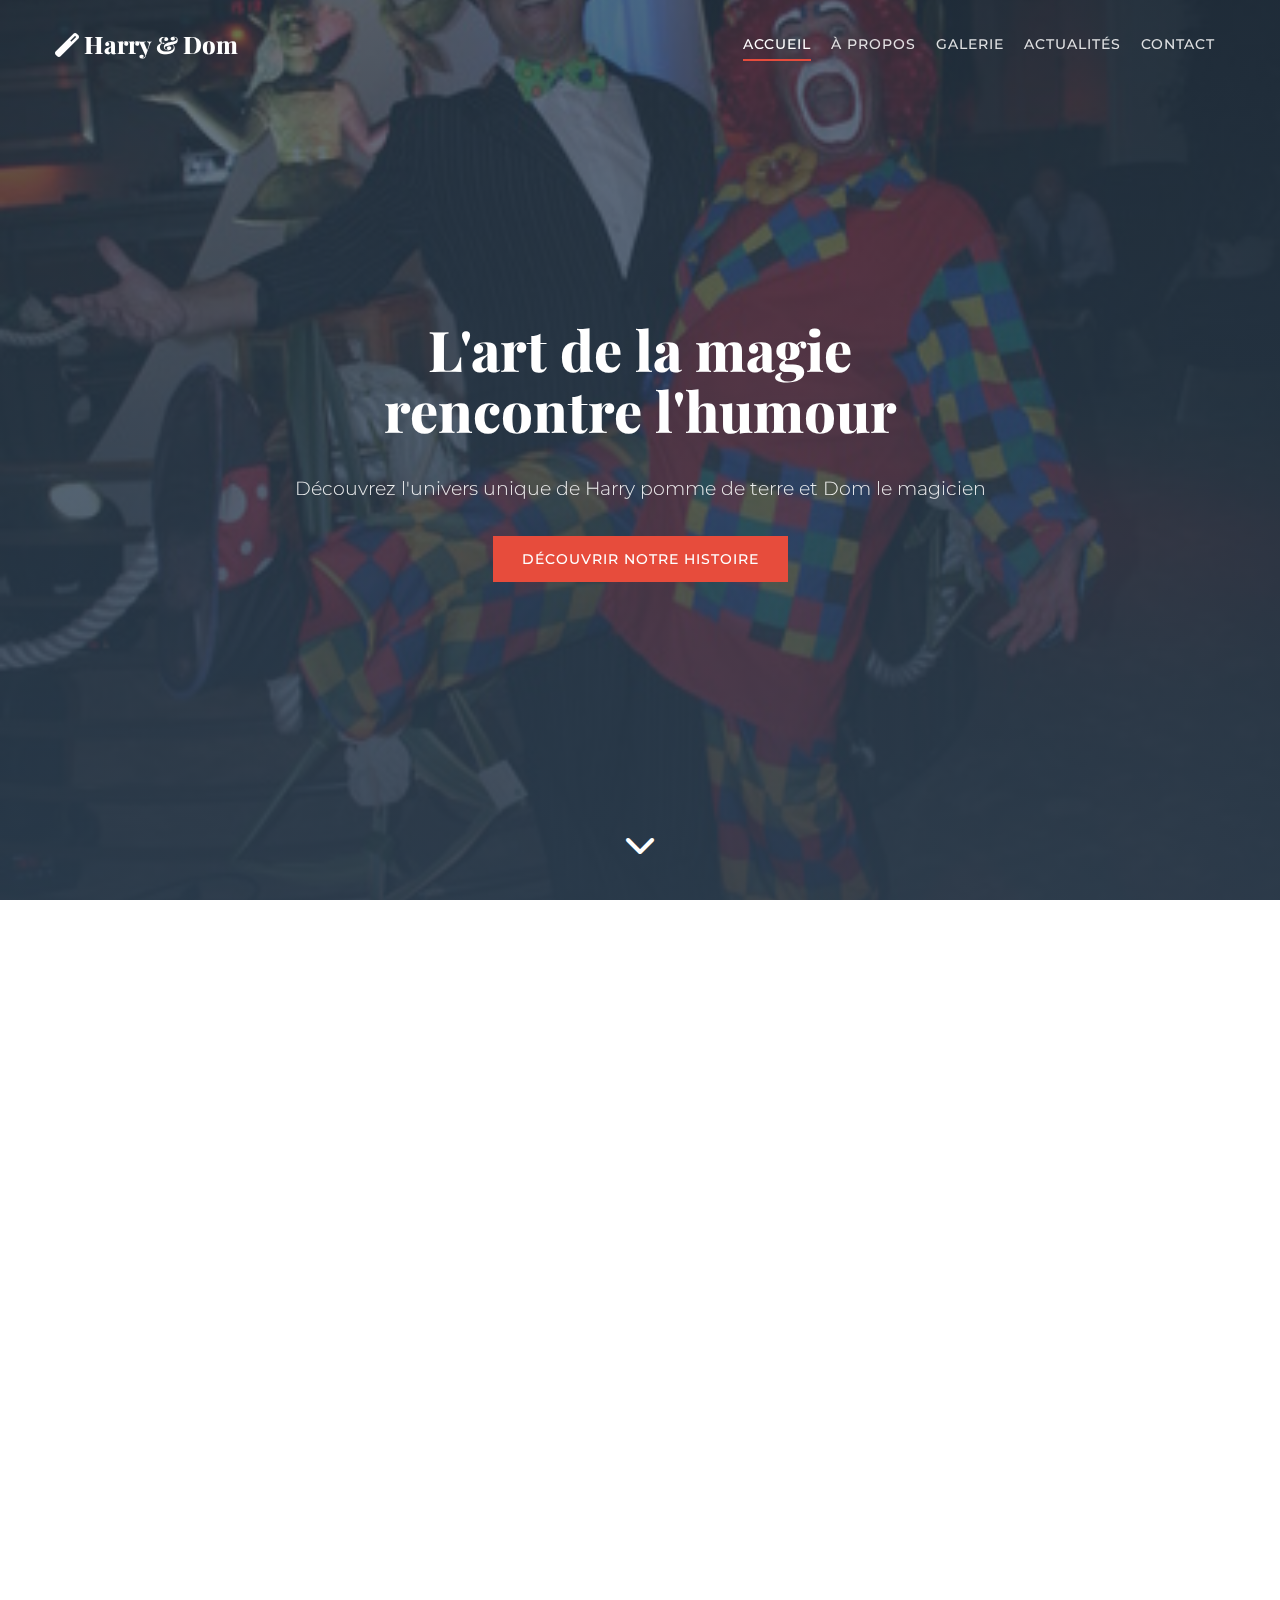
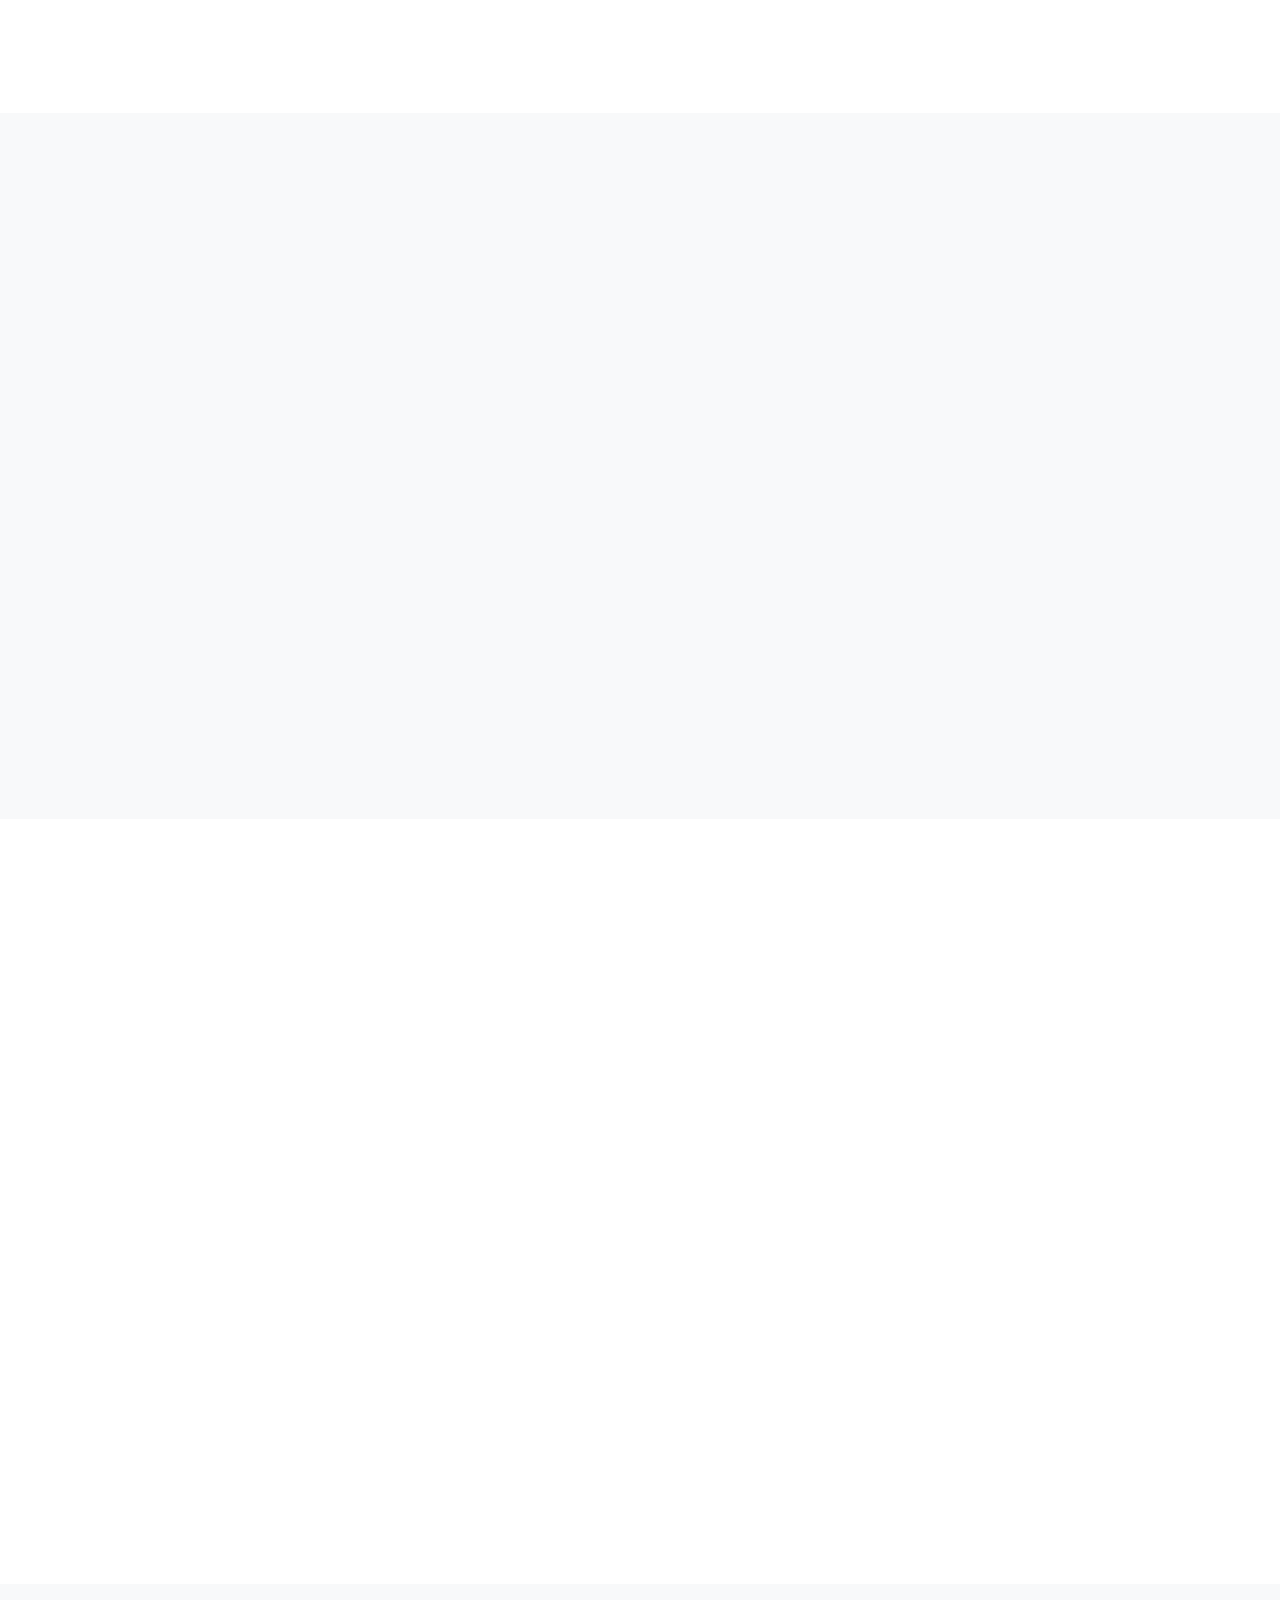
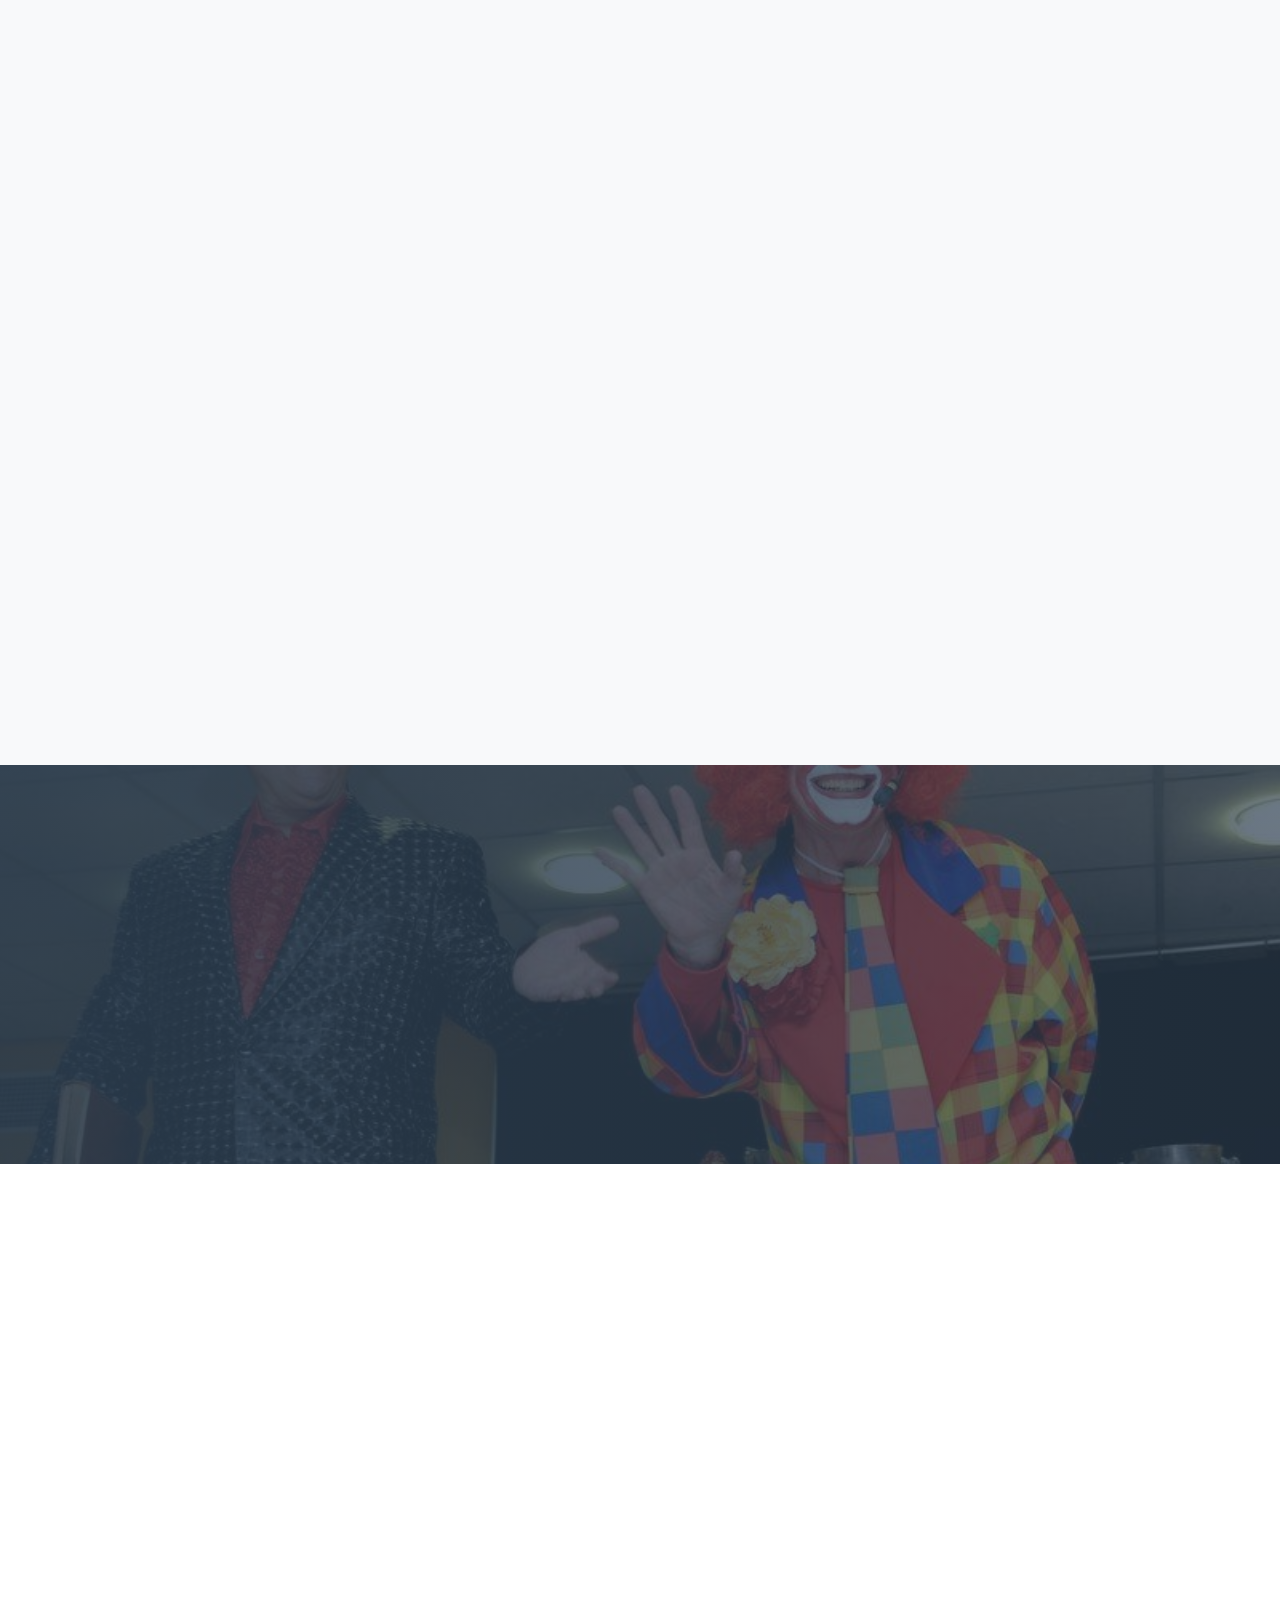
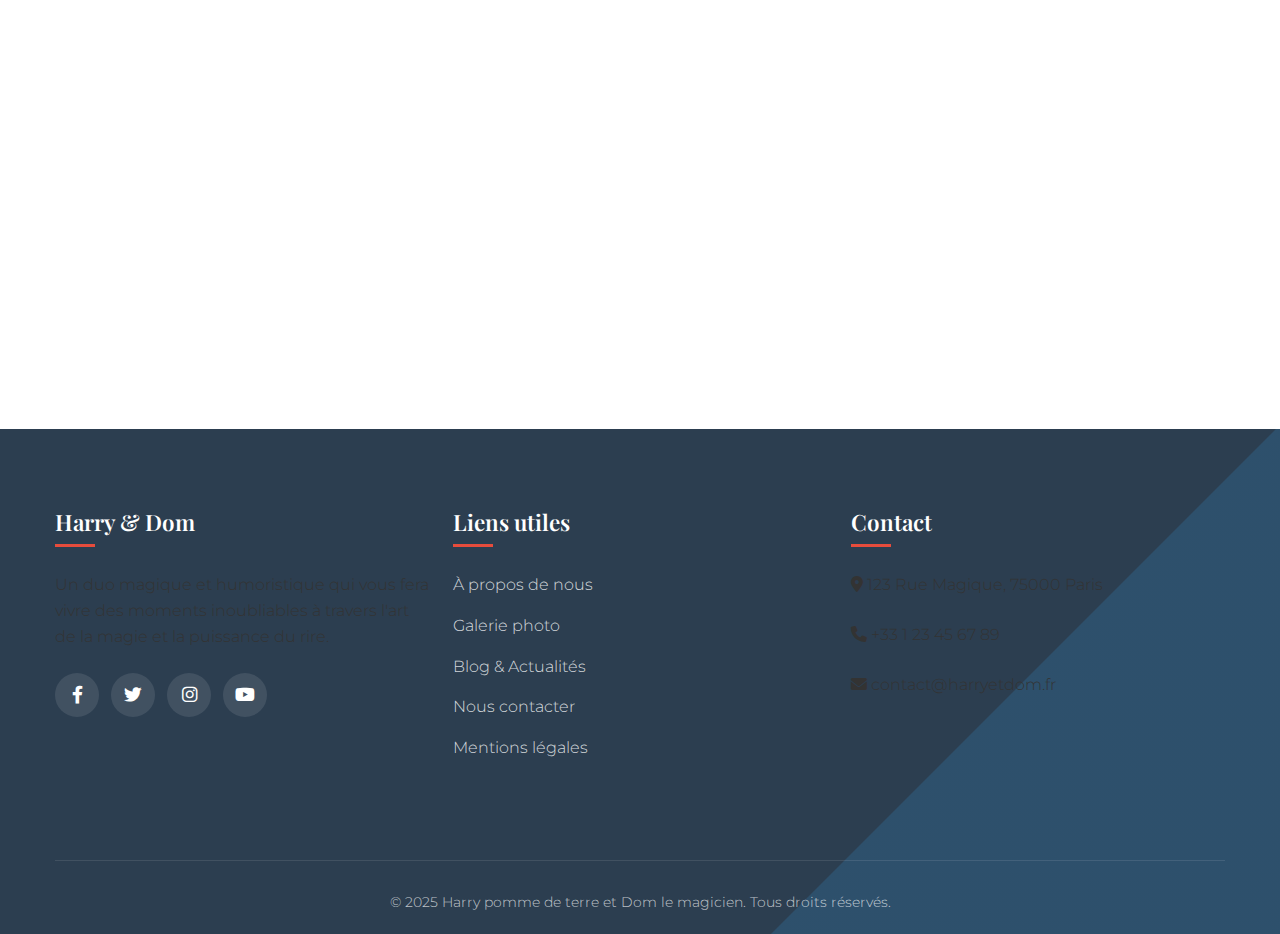
<file: index.html>
<!DOCTYPE html>
<html lang="fr">
<head>
  <meta charset="UTF-8">
  <meta name="viewport" content="width=device-width, initial-scale=1.0">
  <title>Harry & Dom | Duo magique et humoristique</title>
  <!-- Favicon -->
  <link rel="icon" href="favicon.ico" type="image/x-icon">
  <!-- Google Fonts -->
  <link href="https://fonts.googleapis.com/css2?family=Montserrat:wght@300;400;500;600;700;800&family=Playfair+Display:wght@400;500;600;700&display=swap" rel="stylesheet">
  <!-- Bootstrap 5 -->
  <link href="https://cdn.jsdelivr.net/npm/bootstrap@5.3.0/dist/css/bootstrap.min.css" rel="stylesheet">
  <!-- Font Awesome -->
  <link rel="stylesheet" href="https://cdnjs.cloudflare.com/ajax/libs/font-awesome/6.0.0/css/all.min.css">
  <!-- AOS Animation -->
  <link href="https://unpkg.com/aos@2.3.1/dist/aos.css" rel="stylesheet">
  <!-- Custom CSS -->
  <link rel="stylesheet" href="css/modern.css">
  <link rel="stylesheet" href="css/home-modern.css">
</head>
<body>

  <!-- Navigation -->
  <nav class="navbar navbar-expand-lg navbar-dark fixed-top">
    <div class="container">
      <a class="navbar-brand" href="index.html">
        <i class="fas fa-magic"></i> Harry & Dom
      </a>
      <button class="navbar-toggler" type="button" data-bs-toggle="collapse" data-bs-target="#navbarNav">
        <span class="navbar-toggler-icon"></span>
      </button>
      <div class="collapse navbar-collapse" id="navbarNav">
        <ul class="navbar-nav ms-auto">
          <li class="nav-item">
            <a class="nav-link active" href="index.html">Accueil</a>
          </li>
          <li class="nav-item">
            <a class="nav-link" href="pages/about.html">À propos</a>
          </li>
          <li class="nav-item">
            <a class="nav-link" href="pages/gallery.html">Galerie</a>
          </li>
          <li class="nav-item">
            <a class="nav-link" href="pages/news.html">Actualités</a>
          </li>
          <li class="nav-item">
            <a class="nav-link" href="pages/contact.html">Contact</a>
          </li>
        </ul>
      </div>
    </div>
  </nav>

  <!-- Hero Section -->
  <header class="hero">
    <div class="hero-overlay"></div>
    <div class="hero-content" data-aos="fade-up" data-aos-delay="200">
      <h1>L'art de la magie<br>rencontre l'humour</h1>
      <p class="lead">Découvrez l'univers unique de Harry pomme de terre et Dom le magicien</p>
      <a href="pages/about.html" class="btn btn-primary">Découvrir notre histoire</a>
    </div>
    <a href="#about" class="scroll-down">
      <i class="fas fa-chevron-down"></i>
    </a>
  </header>

  <!-- À propos Section -->
  <section id="about" class="about-section">
    <div class="container">
      <div class="row align-items-center">
        <div class="col-lg-6" data-aos="fade-right">
          <div class="about-img-container">
            <img src="images/duo-magicienclown.jpg" alt="Harry et Dom en action" class="about-img">
          </div>
        </div>
        <div class="col-lg-6" data-aos="fade-left" data-aos-delay="200">
          <div class="about-content">
            <h2>Un duo pas comme les autres</h2>
            <p>Dans l'univers fascinant où la magie rencontre l'humour, Harry pomme de terre et Dom le magicien forment un duo unique et captivant. Leur spectacle mêle illusions surprenantes, tours de magie époustouflants et moments comiques inoubliables.</p>
            <p>Avec une expérience de plus de 10 ans sur scène, ils ont su développer une alchimie parfaite qui enchante aussi bien les enfants que les adultes. Leur approche innovante de la magie a révolutionné l'art du spectacle en y apportant une touche d'originalité et d'émotion.</p>
            <a href="pages/about.html" class="btn btn-outline">En savoir plus</a>
          </div>
        </div>
      </div>
    </div>
  </section>

  <!-- Services Section -->
  <section class="services-section">
    <div class="container">
      <div class="section-header" data-aos="fade-up">
        <h2>Nos Services</h2>
        <p>Des prestations magiques adaptées à tous vos événements</p>
      </div>
      <div class="row">
        <div class="col-md-4" data-aos="fade-up" data-aos-delay="100">
          <div class="service-card">
            <div class="service-icon">
              <i class="fas fa-wand-sparkles"></i>
            </div>
            <h3>Spectacles Privés</h3>
            <p>Des représentations intimistes et personnalisées pour vos événements privés, anniversaires ou célébrations.</p>
          </div>
        </div>
        <div class="col-md-4" data-aos="fade-up" data-aos-delay="200">
          <div class="service-card">
            <div class="service-icon">
              <i class="fas fa-hat-wizard"></i>
            </div>
            <h3>Événements d'Entreprise</h3>
            <p>Une touche de magie et d'humour pour vos soirées d'entreprise, séminaires ou lancements de produit.</p>
          </div>
        </div>
        <div class="col-md-4" data-aos="fade-up" data-aos-delay="300">
          <div class="service-card">
            <div class="service-icon">
              <i class="fas fa-graduation-cap"></i>
            </div>
            <h3>Ateliers de Magie</h3>
            <p>Apprenez les secrets de la magie grâce à nos ateliers interactifs pour tous les âges et tous les niveaux.</p>
          </div>
        </div>
      </div>
    </div>
  </section>

  <!-- Galerie Section -->
  <section class="gallery-section">
    <div class="container">
      <div class="section-header" data-aos="fade-up">
        <h2>Notre Galerie</h2>
        <p>Découvrez quelques moments captivants de nos spectacles</p>
      </div>
      <div class="row gallery-container">
        <div class="col-md-4" data-aos="fade-up" data-aos-delay="100">
          <div class="gallery-item">
            <img src="images/harry-et-dom.jpg" alt="Harry et Dom en spectacle" class="gallery-img">
            <div class="gallery-overlay">
              <h3>Un duo magique</h3>
              <p>Harry et Dom lors d'une représentation spéciale</p>
            </div>
          </div>
        </div>
        <div class="col-md-4" data-aos="fade-up" data-aos-delay="200">
          <div class="gallery-item">
            <img src="images/duo-magicienclown.jpg" alt="Moment d'illusion" class="gallery-img">
            <div class="gallery-overlay">
              <h3>L'art de l'illusion</h3>
              <p>Une performance qui laisse le public sans voix</p>
            </div>
          </div>
        </div>
        <div class="col-md-4" data-aos="fade-up" data-aos-delay="300">
          <div class="gallery-item">
            <img src="images/harry-et-dom.jpg" alt="Spectacle pour enfants" class="gallery-img">
            <div class="gallery-overlay">
              <h3>La magie pour tous</h3>
              <p>Un moment de joie partagé avec les enfants</p>
            </div>
          </div>
        </div>
      </div>
      <div class="text-center mt-4" data-aos="fade-up">
        <a href="pages/gallery.html" class="btn btn-outline">Voir plus</a>
      </div>
    </div>
  </section>

  <!-- Testimonial Section -->
  <section class="testimonial-section">
    <div class="container">
      <div class="section-header" data-aos="fade-up">
        <h2>Ce que disent nos clients</h2>
        <p>Des témoignages qui parlent d'eux-mêmes</p>
      </div>
      <div data-aos="fade-up" data-aos-delay="200">
        <div class="testimonial">
          <img src="images/harry-et-dom.jpg" alt="Client satisfait" class="testimonial-img">
          <p class="testimonial-text">
            "Harry et Dom ont transformé notre événement d'entreprise en une expérience magique inoubliable. Leur professionnalisme, leur créativité et leur humour ont conquis tous nos collaborateurs. Je les recommande vivement !"
          </p>
          <h4 class="testimonial-name">Sophie Durand</h4>
          <p class="testimonial-position">Directrice événementielle, Société ABC</p>
        </div>
      </div>
    </div>
  </section>

  <!-- CTA Section -->
  <section class="cta-section">
    <div class="cta-overlay"></div>
    <div class="cta-content" data-aos="fade-up">
      <h2>Prêt à vivre une expérience magique ?</h2>
      <p>Contactez-nous dès maintenant pour réserver votre spectacle ou en savoir plus sur nos services</p>
      <a href="pages/contact.html" class="btn btn-primary">Contactez-nous</a>
    </div>
  </section>

  <!-- Blog Preview Section -->
  <section class="blog-section">
    <div class="container">
      <div class="section-header" data-aos="fade-up">
        <h2>Dernières actualités</h2>
        <p>Restez informés de nos aventures</p>
      </div>
      <div class="row">
        <div class="col-md-6" data-aos="fade-up" data-aos-delay="100">
          <div class="blog-card">
            <div class="blog-img-container">
              <img src="images/harry-et-dom.jpg" alt="Festival de magie">
              <span class="blog-category">Événement</span>
            </div>
            <div class="blog-content">
              <span class="blog-date"><i class="far fa-calendar"></i> 15 Mars 2025</span>
              <h3 class="blog-title">Le Grand Festival de Magie approche</h3>
              <p class="blog-excerpt">Découvrez notre participation exceptionnelle au plus grand festival de magie de l'année. Un spectacle inédit vous attend...</p>
              <a href="pages/news.html" class="read-more">Lire la suite <i class="fas fa-arrow-right"></i></a>
            </div>
          </div>
        </div>
        <div class="col-md-6" data-aos="fade-up" data-aos-delay="200">
          <div class="blog-card">
            <div class="blog-img-container">
              <img src="images/duo-magicienclown.jpg" alt="Atelier magique">
              <span class="blog-category">Atelier</span>
            </div>
            <div class="blog-content">
              <span class="blog-date"><i class="far fa-calendar"></i> 5 Mars 2025</span>
              <h3 class="blog-title">Nouveaux ateliers de magie pour débutants</h3>
              <p class="blog-excerpt">Nous lançons une nouvelle série d'ateliers d'initiation à la magie pour tous. Venez découvrir les secrets des plus grands tours...</p>
              <a href="pages/news.html" class="read-more">Lire la suite <i class="fas fa-arrow-right"></i></a>
            </div>
          </div>
        </div>
      </div>
    </div>
  </section>

  <!-- Footer -->
  <footer>
    <div class="container">
      <div class="row">
        <div class="col-lg-4 col-md-6">
          <div class="footer-widget">
            <h4>Harry & Dom</h4>
            <p>Un duo magique et humoristique qui vous fera vivre des moments inoubliables à travers l'art de la magie et la puissance du rire.</p>
            <div class="social-icons">
              <a href="#"><i class="fab fa-facebook-f"></i></a>
              <a href="#"><i class="fab fa-twitter"></i></a>
              <a href="#"><i class="fab fa-instagram"></i></a>
              <a href="#"><i class="fab fa-youtube"></i></a>
            </div>
          </div>
        </div>
        <div class="col-lg-4 col-md-6">
          <div class="footer-widget">
            <h4>Liens utiles</h4>
            <ul class="footer-links">
              <li><a href="pages/about.html">À propos de nous</a></li>
              <li><a href="pages/gallery.html">Galerie photo</a></li>
              <li><a href="pages/news.html">Blog & Actualités</a></li>
              <li><a href="pages/contact.html">Nous contacter</a></li>
              <li><a href="#">Mentions légales</a></li>
            </ul>
          </div>
        </div>
        <div class="col-lg-4 col-md-12">
          <div class="footer-widget">
            <h4>Contact</h4>
            <p><i class="fas fa-map-marker-alt"></i> 123 Rue Magique, 75000 Paris</p>
            <p><i class="fas fa-phone"></i> +33 1 23 45 67 89</p>
            <p><i class="fas fa-envelope"></i> contact@harryetdom.fr</p>
          </div>
        </div>
      </div>
      <div class="footer-bottom">
        <p>&copy; 2025 Harry pomme de terre et Dom le magicien. Tous droits réservés.</p>
      </div>
    </div>
  </footer>

  <!-- Scripts -->
  <script src="https://cdn.jsdelivr.net/npm/bootstrap@5.3.0/dist/js/bootstrap.bundle.min.js"></script>
  <script src="https://unpkg.com/aos@2.3.1/dist/aos.js"></script>
  <script>
    // Initialisation des animations AOS
    AOS.init({
      duration: 800,
      easing: 'ease-in-out',
      once: true,
      mirror: false
    });
    
    // Changement de style du navbar au scroll
    window.addEventListener('scroll', function() {
      const navbar = document.querySelector('.navbar');
      if (window.scrollY > 50) {
        navbar.classList.add('scrolled');
        navbar.classList.add('navbar-light');
        navbar.classList.remove('navbar-dark');
      } else {
        navbar.classList.remove('scrolled');
        navbar.classList.remove('navbar-light');
        navbar.classList.add('navbar-dark');
      }
    });
    
    // Animation du scroll vers le bas
    document.querySelector('.scroll-down').addEventListener('click', function(e) {
      e.preventDefault();
      const aboutSection = document.getElementById('about');
      window.scrollTo({
        top: aboutSection.offsetTop - 70,
        behavior: 'smooth'
      });
    });
  </script>
</body>
</html>
</file>
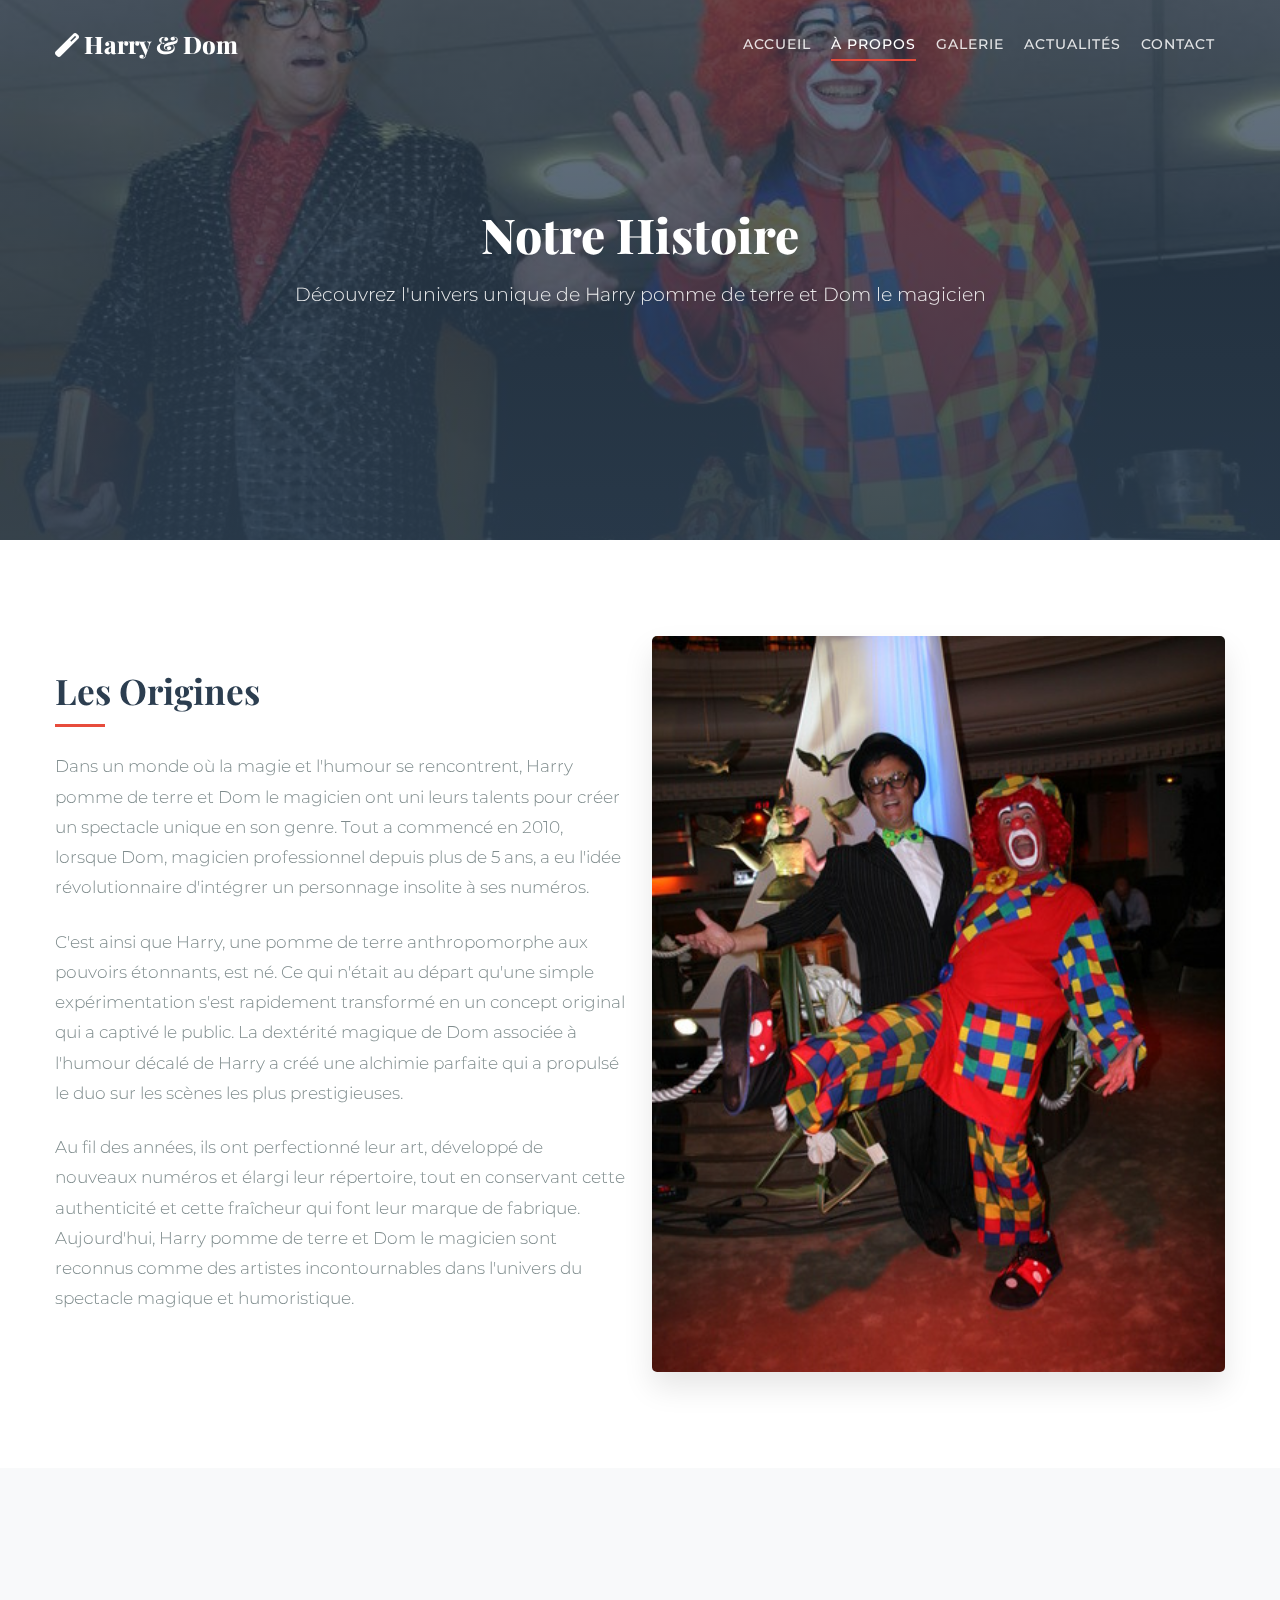
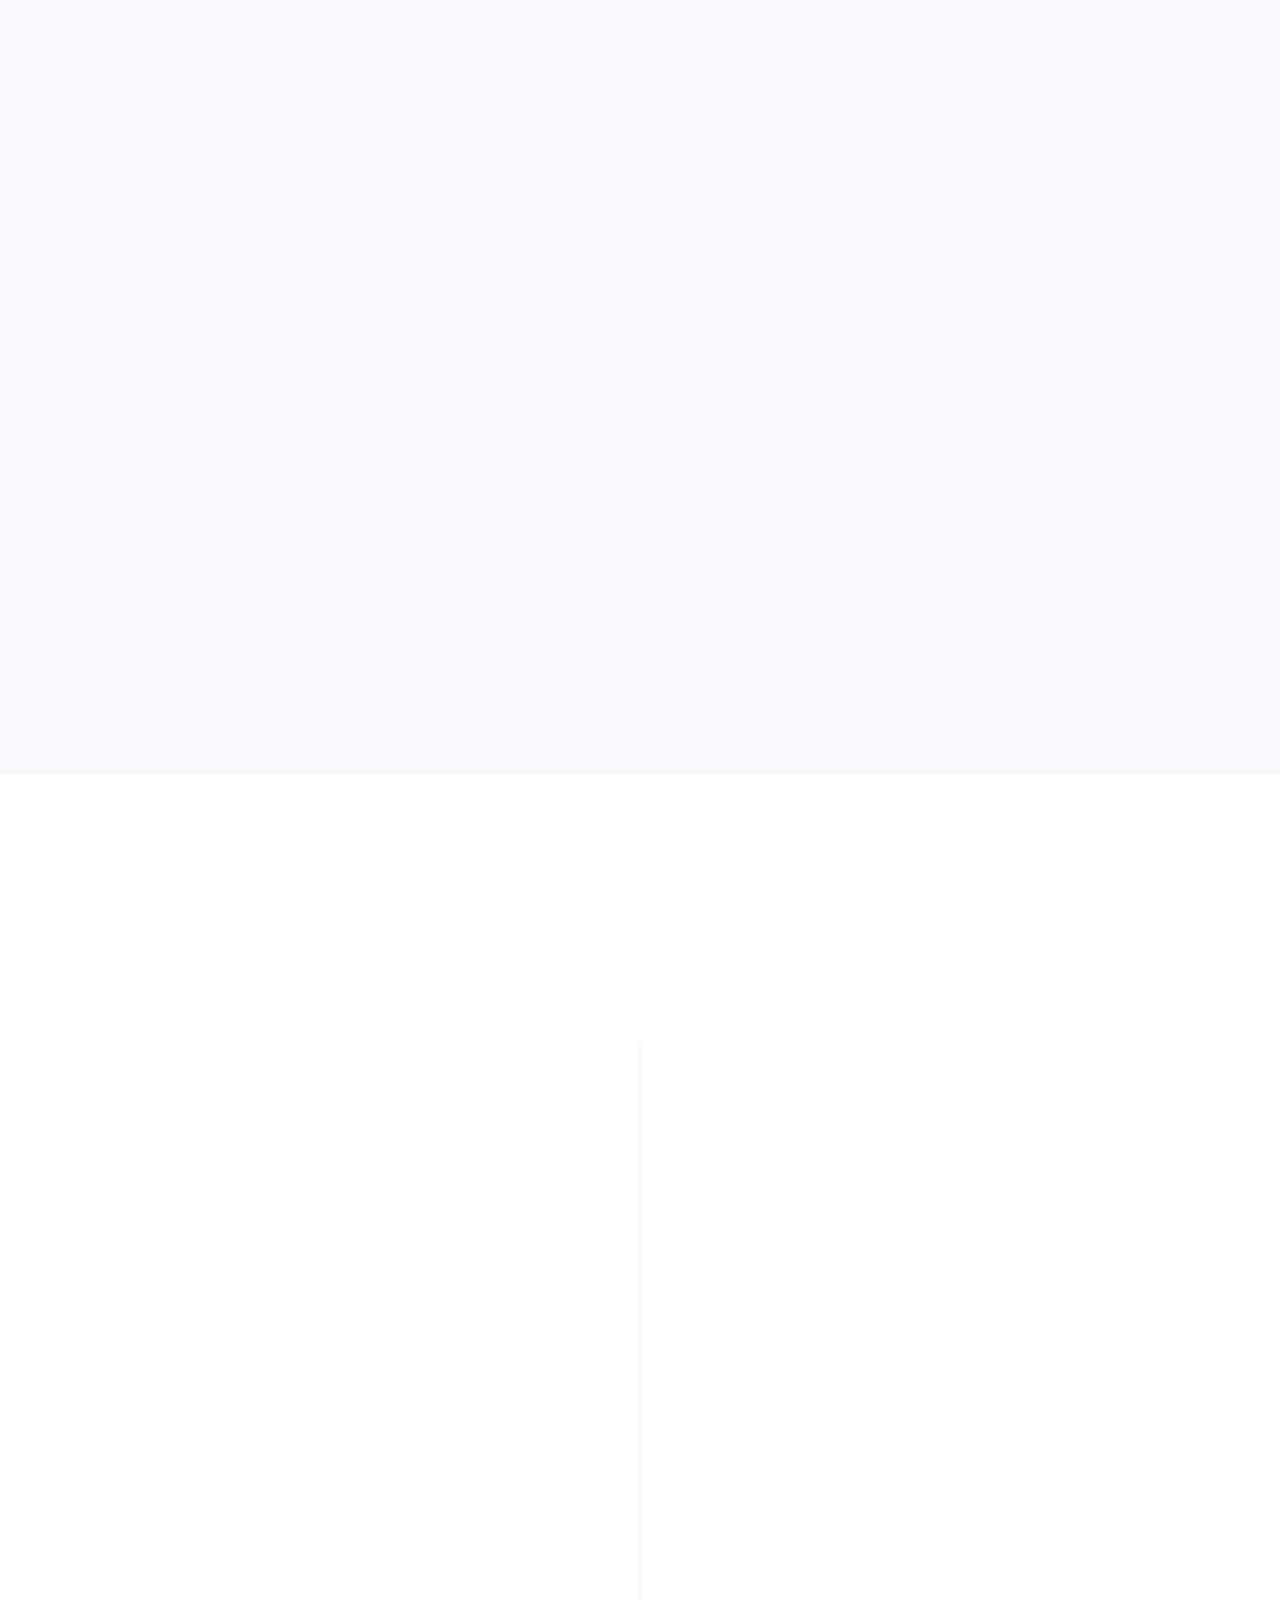
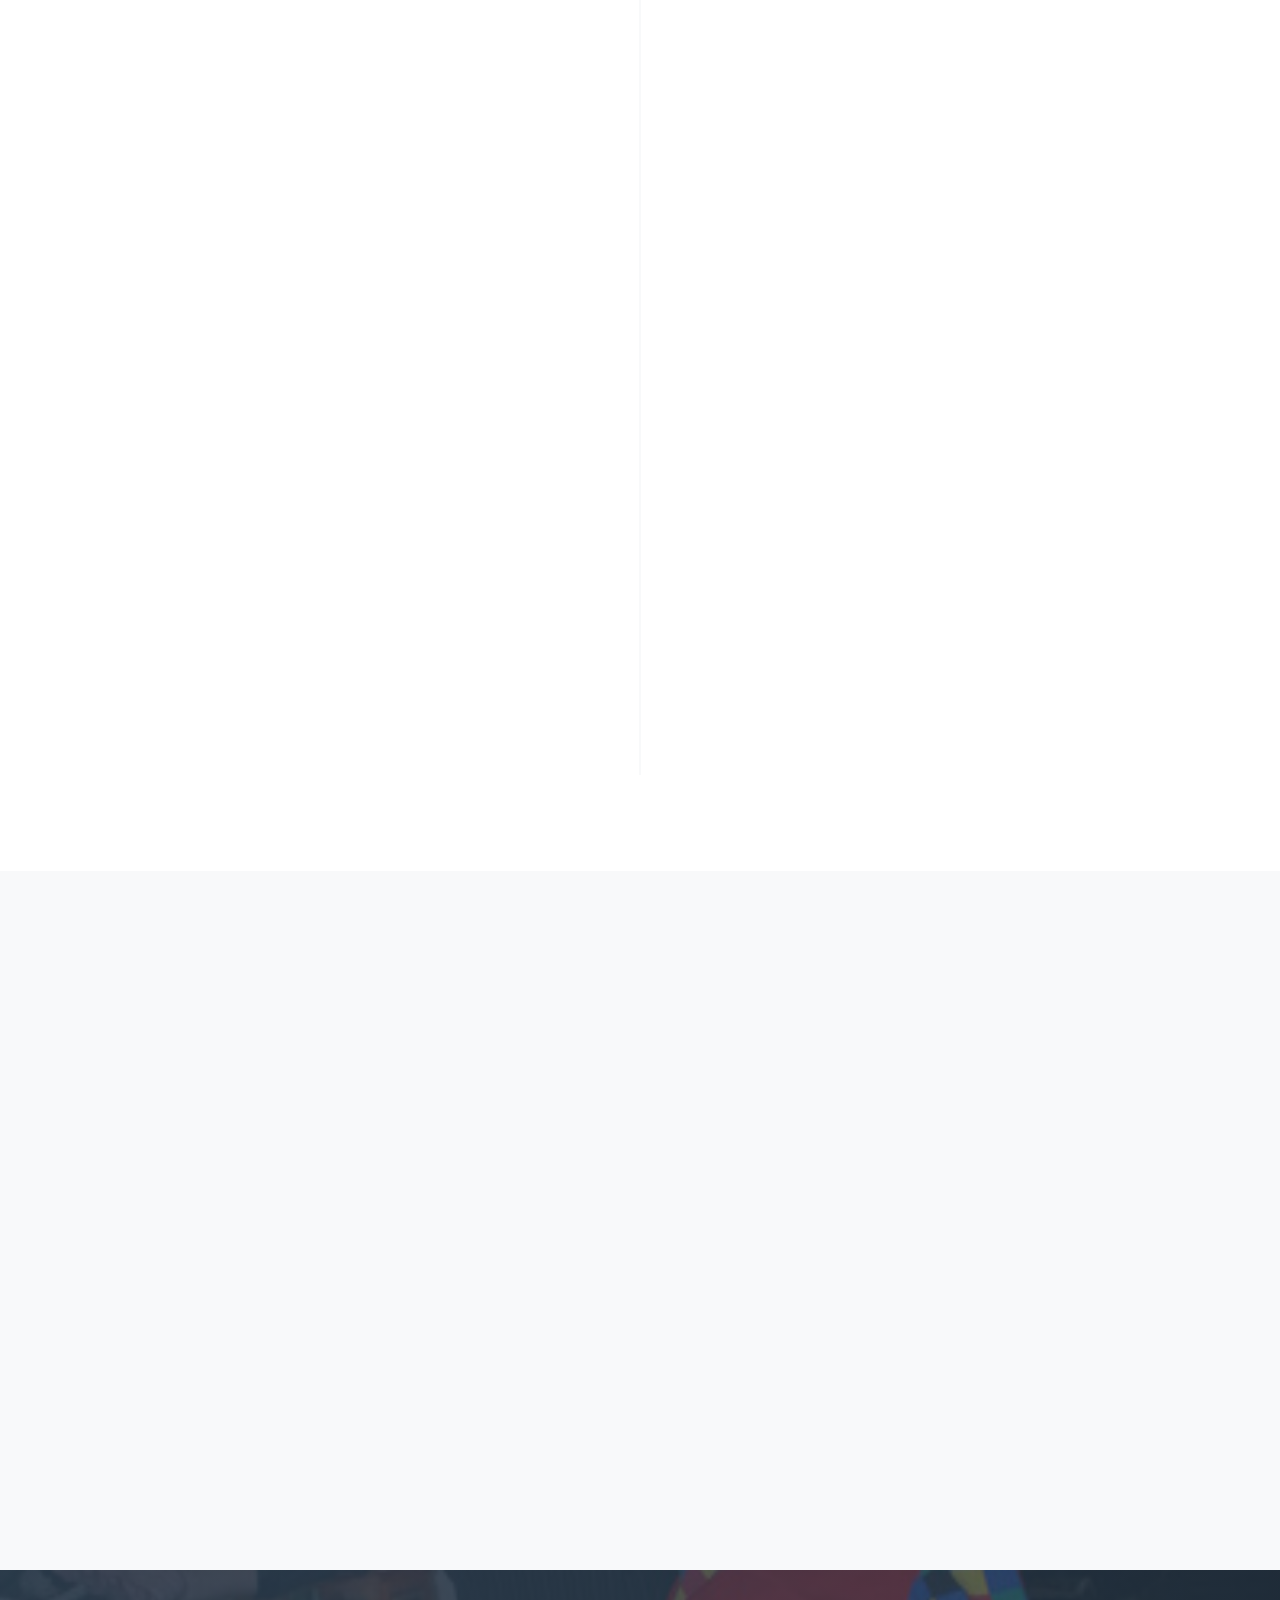
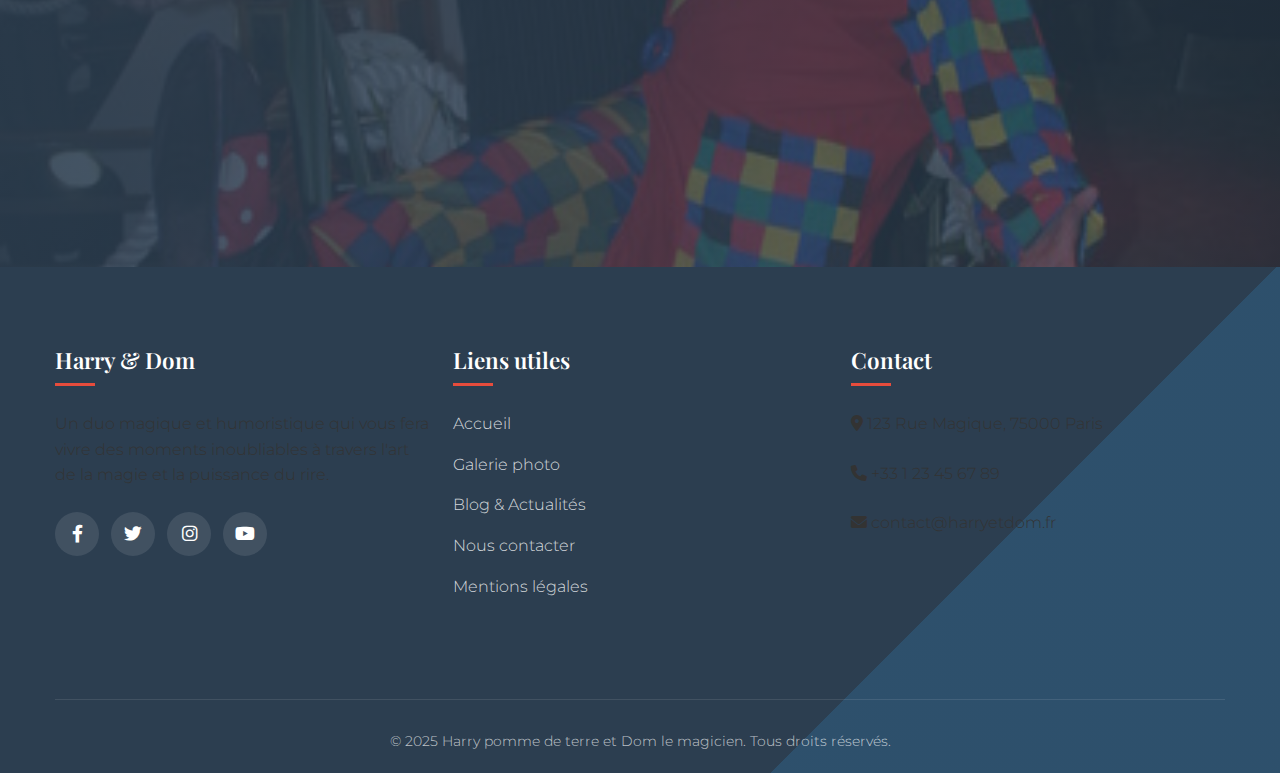
<file: pages/about.html>
<!DOCTYPE html>
<html lang="fr">
<head>
    <meta charset="UTF-8">
    <meta name="viewport" content="width=device-width, initial-scale=1.0">
    <title>À propos - Harry & Dom | Duo magique et humoristique</title>
    <!-- Favicon -->
    <link rel="icon" href="../favicon.ico" type="image/x-icon">
    <!-- Google Fonts -->
    <link href="https://fonts.googleapis.com/css2?family=Montserrat:wght@300;400;500;600;700;800&family=Playfair+Display:wght@400;500;600;700&display=swap" rel="stylesheet">
    <!-- Bootstrap 5 -->
    <link href="https://cdn.jsdelivr.net/npm/bootstrap@5.3.0/dist/css/bootstrap.min.css" rel="stylesheet">
    <!-- Font Awesome -->
    <link rel="stylesheet" href="https://cdnjs.cloudflare.com/ajax/libs/font-awesome/6.0.0/css/all.min.css">
    <!-- AOS Animation -->
    <link href="https://unpkg.com/aos@2.3.1/dist/aos.css" rel="stylesheet">
    <!-- Custom CSS -->
    <link rel="stylesheet" href="../css/modern.css">
    <link rel="stylesheet" href="../css/about-modern.css">
</head>
<body>
    <!-- Navigation -->
    <nav class="navbar navbar-expand-lg navbar-dark fixed-top">
        <div class="container">
            <a class="navbar-brand" href="../index.html">
                <i class="fas fa-magic"></i> Harry & Dom
            </a>
            <button class="navbar-toggler" type="button" data-bs-toggle="collapse" data-bs-target="#navbarNav">
                <span class="navbar-toggler-icon"></span>
            </button>
            <div class="collapse navbar-collapse" id="navbarNav">
                <ul class="navbar-nav ms-auto">
                    <li class="nav-item">
                        <a class="nav-link" href="../index.html">Accueil</a>
                    </li>
                    <li class="nav-item">
                        <a class="nav-link active" href="about.html">À propos</a>
                    </li>
                    <li class="nav-item">
                        <a class="nav-link" href="gallery.html">Galerie</a>
                    </li>
                    <li class="nav-item">
                        <a class="nav-link" href="news.html">Actualités</a>
                    </li>
                    <li class="nav-item">
                        <a class="nav-link" href="contact.html">Contact</a>
                    </li>
                </ul>
            </div>
        </div>
    </nav>

    <!-- Hero Section -->
    <header class="about-hero">
        <div class="about-hero-overlay"></div>
        <div class="about-hero-content" data-aos="fade-up">
            <h1>Notre Histoire</h1>
            <p class="lead">Découvrez l'univers unique de Harry pomme de terre et Dom le magicien</p>
        </div>
    </header>

    <!-- Histoire Section -->
    <section class="history-section">
        <div class="container">
            <div class="row align-items-center">
                <div class="col-lg-6" data-aos="fade-right">
                    <div class="history-content">
                        <h2>Les Origines</h2>
                        <p>Dans un monde où la magie et l'humour se rencontrent, Harry pomme de terre et Dom le magicien ont uni leurs talents pour créer un spectacle unique en son genre. Tout a commencé en 2010, lorsque Dom, magicien professionnel depuis plus de 5 ans, a eu l'idée révolutionnaire d'intégrer un personnage insolite à ses numéros.</p>
                        <p>C'est ainsi que Harry, une pomme de terre anthropomorphe aux pouvoirs étonnants, est né. Ce qui n'était au départ qu'une simple expérimentation s'est rapidement transformé en un concept original qui a captivé le public. La dextérité magique de Dom associée à l'humour décalé de Harry a créé une alchimie parfaite qui a propulsé le duo sur les scènes les plus prestigieuses.</p>
                        <p>Au fil des années, ils ont perfectionné leur art, développé de nouveaux numéros et élargi leur répertoire, tout en conservant cette authenticité et cette fraîcheur qui font leur marque de fabrique. Aujourd'hui, Harry pomme de terre et Dom le magicien sont reconnus comme des artistes incontournables dans l'univers du spectacle magique et humoristique.</p>
                    </div>
                </div>
                <div class="col-lg-6" data-aos="fade-left" data-aos-delay="200">
                    <div class="history-image">
                        <img src="../images/harry-et-dom.jpg" alt="Les origines de Harry et Dom">
                    </div>
                </div>
            </div>
        </div>
    </section>

    <!-- Team Section -->
    <section class="team-section">
        <div class="container">
            <div class="section-header" data-aos="fade-up">
                <h2>Les Personnages</h2>
                <p>Faites connaissance avec notre duo magique et humoristique</p>
            </div>
            <div class="row">
                <div class="col-md-6" data-aos="fade-up" data-aos-delay="100">
                    <div class="team-member">
                        <img src="../images/harry-et-dom.jpg" alt="Harry pomme de terre" class="team-photo">
                        <h3 class="team-name">Harry pomme de terre</h3>
                        <p class="team-role">Le Tubercule Magique</p>
                        <p class="team-bio">Un héros inattendu aux pouvoirs surprenants, Harry est une pomme de terre qui rêvait de devenir plus qu'un simple légume. Sa détermination et son courage en font un personnage attachant qui conquiert tous les cœurs. Son humour décalé et sa spontanéité apportent une touche unique à chaque spectacle.</p>
                        <div class="team-social">
                            <a href="#"><i class="fab fa-facebook-f"></i></a>
                            <a href="#"><i class="fab fa-twitter"></i></a>
                            <a href="#"><i class="fab fa-instagram"></i></a>
                        </div>
                    </div>
                </div>
                <div class="col-md-6" data-aos="fade-up" data-aos-delay="200">
                    <div class="team-member">
                        <img src="../images/duo-magicienclown.jpg" alt="Dom le magicien" class="team-photo">
                        <h3 class="team-name">Dom le magicien</h3>
                        <p class="team-role">L'Illusionniste Extraordinaire</p>
                        <p class="team-bio">Maître des arts mystiques et mentor excentrique, Dom guide Harry dans sa quête tout en ajoutant une touche d'humour à chaque situation. Sa sagesse n'a d'égal que son originalité. Formé aux plus grandes écoles de magie, il maîtrise les illusions les plus complexes et sait captiver son public avec un charisme naturel.</p>
                        <div class="team-social">
                            <a href="#"><i class="fab fa-facebook-f"></i></a>
                            <a href="#"><i class="fab fa-twitter"></i></a>
                            <a href="#"><i class="fab fa-instagram"></i></a>
                        </div>
                    </div>
                </div>
            </div>
        </div>
    </section>

    <!-- Timeline Section -->
    <section class="timeline-section">
        <div class="container">
            <div class="section-header" data-aos="fade-up">
                <h2>Notre Parcours</h2>
                <p>Les étapes clés de notre aventure magique</p>
            </div>
            <div class="timeline">
                <div class="timeline-item" data-aos="fade-right">
                    <div class="timeline-content">
                        <span class="timeline-date">2010</span>
                        <h3 class="timeline-title">La Naissance du Duo</h3>
                        <p class="timeline-text">Dom crée le personnage de Harry et réalise son premier spectacle combinant magie et humour.</p>
                    </div>
                </div>
                <div class="timeline-item" data-aos="fade-left">
                    <div class="timeline-content">
                        <span class="timeline-date">2013</span>
                        <h3 class="timeline-title">Premier Festival International</h3>
                        <p class="timeline-text">Le duo est invité à se produire au célèbre Festival International de Magie de Paris.</p>
                    </div>
                </div>
                <div class="timeline-item" data-aos="fade-right">
                    <div class="timeline-content">
                        <span class="timeline-date">2016</span>
                        <h3 class="timeline-title">La Tournée Nationale</h3>
                        <p class="timeline-text">Harry et Dom entament leur première tournée dans toute la France avec leur spectacle "Magie Épluchée".</p>
                    </div>
                </div>
                <div class="timeline-item" data-aos="fade-left">
                    <div class="timeline-content">
                        <span class="timeline-date">2020</span>
                        <h3 class="timeline-title">Le Grand Prix</h3>
                        <p class="timeline-text">Le duo remporte le Grand Prix d'Innovation Magique pour leur numéro révolutionnaire.</p>
                    </div>
                </div>
                <div class="timeline-item" data-aos="fade-right">
                    <div class="timeline-content">
                        <span class="timeline-date">2025</span>
                        <h3 class="timeline-title">Aujourd'hui</h3>
                        <p class="timeline-text">Harry et Dom continuent d'enchanter leur public avec de nouveaux spectacles et de nombreux projets à venir.</p>
                    </div>
                </div>
            </div>
        </div>
    </section>

    <!-- Values Section -->
    <section class="values-section">
        <div class="container">
            <div class="section-header" data-aos="fade-up">
                <h2>Nos Valeurs</h2>
                <p>Ce qui guide notre démarche artistique au quotidien</p>
            </div>
            <div class="row">
                <div class="col-md-4" data-aos="fade-up" data-aos-delay="100">
                    <div class="value-card">
                        <div class="value-icon">
                            <i class="fas fa-star"></i>
                        </div>
                        <h3 class="value-title">Créativité</h3>
                        <p class="value-text">Nous repoussons constamment les limites de notre art pour offrir des expériences uniques et mémorables à notre public.</p>
                    </div>
                </div>
                <div class="col-md-4" data-aos="fade-up" data-aos-delay="200">
                    <div class="value-card">
                        <div class="value-icon">
                            <i class="fas fa-heart"></i>
                        </div>
                        <h3 class="value-title">Passion</h3>
                        <p class="value-text">Nous mettons tout notre cœur dans chaque représentation, car nous croyons que la passion est la clé d'un spectacle authentique.</p>
                    </div>
                </div>
                <div class="col-md-4" data-aos="fade-up" data-aos-delay="300">
                    <div class="value-card">
                        <div class="value-icon">
                            <i class="fas fa-smile"></i>
                        </div>
                        <h3 class="value-title">Joie</h3>
                        <p class="value-text">Notre objectif principal est de créer des moments de bonheur et d'émerveillement pour petits et grands.</p>
                    </div>
                </div>
            </div>
        </div>
    </section>

    <!-- Stats Section -->
    <section class="stats-section">
        <div class="stats-overlay"></div>
        <div class="container">
            <div class="row">
                <div class="col-md-3 col-6" data-aos="fade-up" data-aos-delay="100">
                    <div class="stat-item">
                        <div class="stat-number" data-count="15">15</div>
                        <p class="stat-title">Années d'expérience</p>
                    </div>
                </div>
                <div class="col-md-3 col-6" data-aos="fade-up" data-aos-delay="200">
                    <div class="stat-item">
                        <div class="stat-number" data-count="500">500+</div>
                        <p class="stat-title">Spectacles réalisés</p>
                    </div>
                </div>
                <div class="col-md-3 col-6" data-aos="fade-up" data-aos-delay="300">
                    <div class="stat-item">
                        <div class="stat-number" data-count="10">10</div>
                        <p class="stat-title">Prix reçus</p>
                    </div>
                </div>
                <div class="col-md-3 col-6" data-aos="fade-up" data-aos-delay="400">
                    <div class="stat-item">
                        <div class="stat-number" data-count="100">100+</div>
                        <p class="stat-title">Villes visitées</p>
                    </div>
                </div>
            </div>
        </div>
    </section>

    <!-- Footer -->
    <footer>
        <div class="container">
            <div class="row">
                <div class="col-lg-4 col-md-6">
                    <div class="footer-widget">
                        <h4>Harry & Dom</h4>
                        <p>Un duo magique et humoristique qui vous fera vivre des moments inoubliables à travers l'art de la magie et la puissance du rire.</p>
                        <div class="social-icons">
                            <a href="#"><i class="fab fa-facebook-f"></i></a>
                            <a href="#"><i class="fab fa-twitter"></i></a>
                            <a href="#"><i class="fab fa-instagram"></i></a>
                            <a href="#"><i class="fab fa-youtube"></i></a>
                        </div>
                    </div>
                </div>
                <div class="col-lg-4 col-md-6">
                    <div class="footer-widget">
                        <h4>Liens utiles</h4>
                        <ul class="footer-links">
                            <li><a href="../index.html">Accueil</a></li>
                            <li><a href="gallery.html">Galerie photo</a></li>
                            <li><a href="news.html">Blog & Actualités</a></li>
                            <li><a href="contact.html">Nous contacter</a></li>
                            <li><a href="#">Mentions légales</a></li>
                        </ul>
                    </div>
                </div>
                <div class="col-lg-4 col-md-12">
                    <div class="footer-widget">
                        <h4>Contact</h4>
                        <p><i class="fas fa-map-marker-alt"></i> 123 Rue Magique, 75000 Paris</p>
                        <p><i class="fas fa-phone"></i> +33 1 23 45 67 89</p>
                        <p><i class="fas fa-envelope"></i> contact@harryetdom.fr</p>
                    </div>
                </div>
            </div>
            <div class="footer-bottom">
                <p>&copy; 2025 Harry pomme de terre et Dom le magicien. Tous droits réservés.</p>
            </div>
        </div>
    </footer>

    <!-- Scripts -->
    <script src="https://cdn.jsdelivr.net/npm/bootstrap@5.3.0/dist/js/bootstrap.bundle.min.js"></script>
    <script src="https://unpkg.com/aos@2.3.1/dist/aos.js"></script>
    <script>
        // Initialisation des animations AOS
        AOS.init({
            duration: 800,
            easing: 'ease-in-out',
            once: true,
            mirror: false
        });
        
        // Changement de style du navbar au scroll
        window.addEventListener('scroll', function() {
            const navbar = document.querySelector('.navbar');
            if (window.scrollY > 50) {
                navbar.classList.add('scrolled');
                navbar.classList.add('navbar-light');
                navbar.classList.remove('navbar-dark');
            } else {
                navbar.classList.remove('scrolled');
                navbar.classList.remove('navbar-light');
                navbar.classList.add('navbar-dark');
            }
        });
        
        // Animation des compteurs de statistiques
        function animateStats() {
            const statNumbers = document.querySelectorAll('.stat-number');
            
            statNumbers.forEach(stat => {
                const target = parseInt(stat.getAttribute('data-count'));
                let count = 0;
                const duration = 2000; // ms
                const increment = target / (duration / 16);
                
                const timer = setInterval(() => {
                    count += increment;
                    if (count >= target) {
                        clearInterval(timer);
                        stat.textContent = target + (target > 100 ? '+' : '');
                    } else {
                        stat.textContent = Math.floor(count);
                    }
                }, 16);
            });
        }
        
        // Déclencher l'animation des stats quand la section est visible
        const observer = new IntersectionObserver((entries) => {
            entries.forEach(entry => {
                if (entry.isIntersecting) {
                    animateStats();
                    observer.unobserve(entry.target);
                }
            });
        }, { threshold: 0.5 });
        
        const statsSection = document.querySelector('.stats-section');
        if (statsSection) {
            observer.observe(statsSection);
        }
    </script>
</body>
</html>
</file>
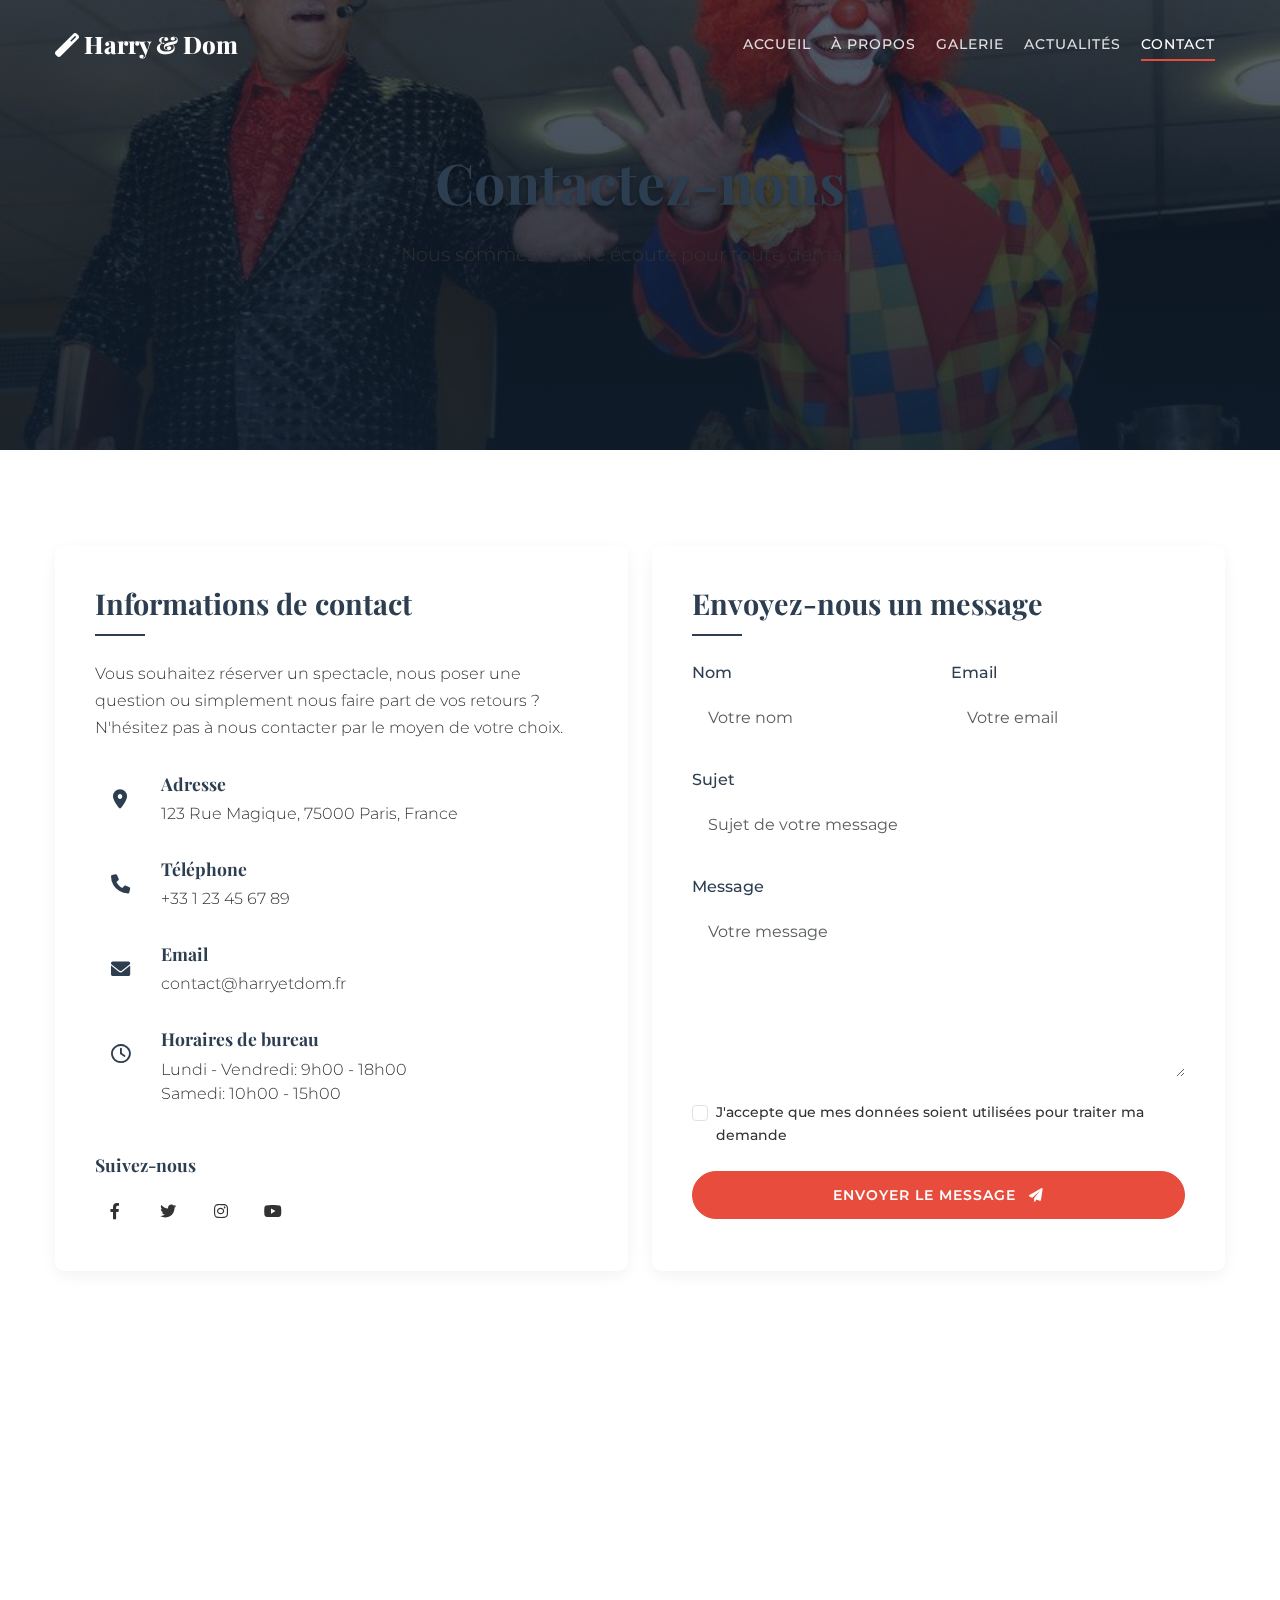
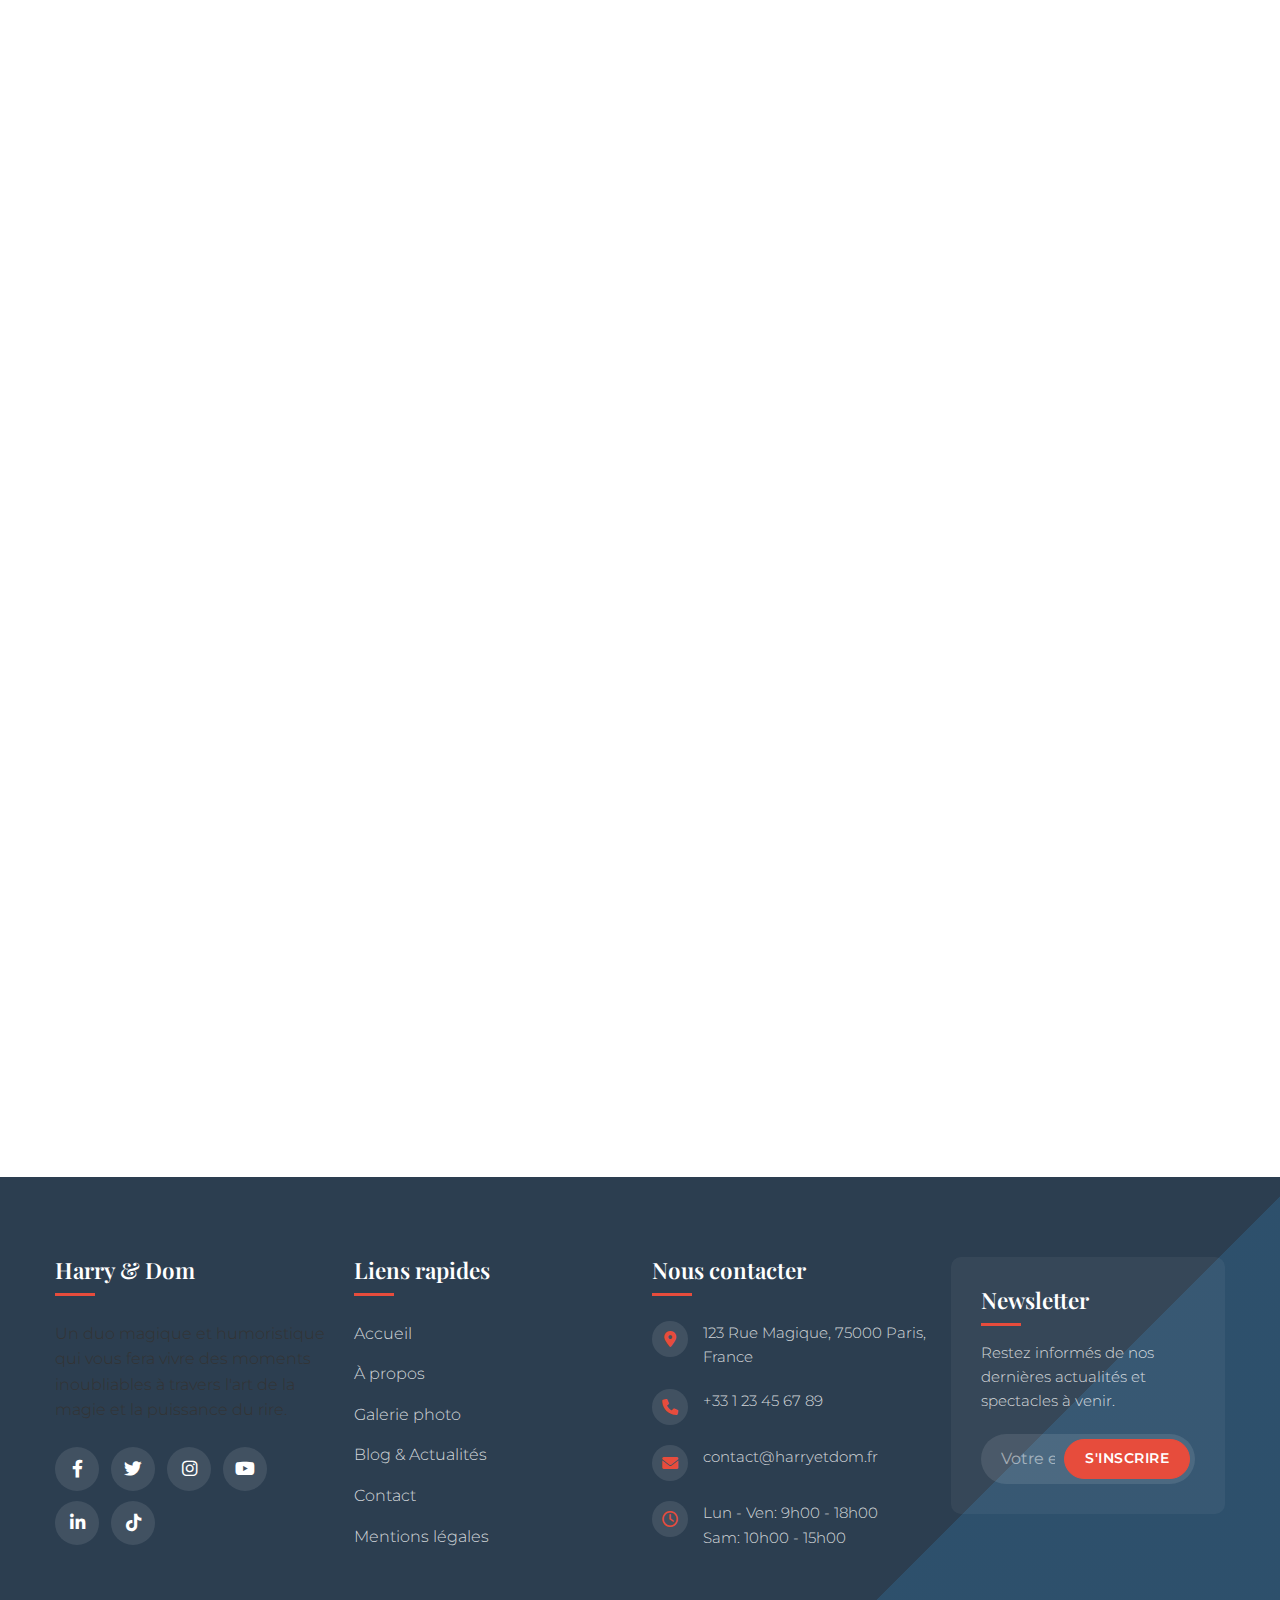
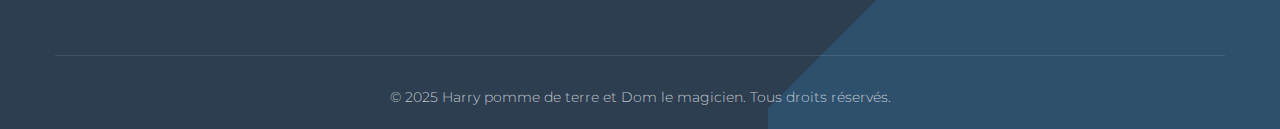
<file: pages/contact.html>
<!DOCTYPE html>
<html lang="fr">
<head>
    <meta charset="UTF-8">
    <meta name="viewport" content="width=device-width, initial-scale=1.0">
    <title>Contact - Harry & Dom | Duo magique et humoristique</title>
    <!-- Favicon -->
    <link rel="icon" href="../favicon.ico" type="image/x-icon">
    <!-- Google Fonts -->
    <link href="https://fonts.googleapis.com/css2?family=Montserrat:wght@300;400;500;600;700;800&family=Playfair+Display:wght@400;500;600;700&display=swap" rel="stylesheet">
    <!-- Bootstrap 5 -->
    <link href="https://cdn.jsdelivr.net/npm/bootstrap@5.3.0/dist/css/bootstrap.min.css" rel="stylesheet">
    <!-- Font Awesome -->
    <link rel="stylesheet" href="https://cdnjs.cloudflare.com/ajax/libs/font-awesome/6.0.0/css/all.min.css">
    <!-- AOS Animation -->
    <link href="https://unpkg.com/aos@2.3.1/dist/aos.css" rel="stylesheet">
    <!-- Custom CSS -->
    <link rel="stylesheet" href="../css/modern.css">
    <link rel="stylesheet" href="../css/contact-modern.css">
</head>
<body>
    <!-- Navigation -->
    <nav class="navbar navbar-expand-lg navbar-dark fixed-top">
        <div class="container">
            <a class="navbar-brand" href="../index.html">
                <i class="fas fa-magic"></i> Harry & Dom
            </a>
            <button class="navbar-toggler" type="button" data-bs-toggle="collapse" data-bs-target="#navbarNav">
                <span class="navbar-toggler-icon"></span>
            </button>
            <div class="collapse navbar-collapse" id="navbarNav">
                <ul class="navbar-nav ms-auto">
                    <li class="nav-item">
                        <a class="nav-link" href="../index.html">Accueil</a>
                    </li>
                    <li class="nav-item">
                        <a class="nav-link" href="about.html">À propos</a>
                    </li>
                    <li class="nav-item">
                        <a class="nav-link" href="gallery.html">Galerie</a>
                    </li>
                    <li class="nav-item">
                        <a class="nav-link" href="news.html">Actualités</a>
                    </li>
                    <li class="nav-item">
                        <a class="nav-link active" href="contact.html">Contact</a>
                    </li>
                </ul>
            </div>
        </div>
    </nav>

    <!-- Hero Section -->
    <header class="contact-hero">
        <div class="contact-hero-overlay"></div>
        <div class="contact-hero-content" data-aos="fade-up">
            <h1>Contactez-nous</h1>
            <p class="lead">Nous sommes à votre écoute pour toute demande</p>
        </div>
    </header>

    <!-- Contact Section -->
    <section class="contact-section">
        <div class="container">
            <div class="row">
                <div class="col-lg-6" data-aos="fade-right">
                    <div class="contact-info">
                        <h2>Informations de contact</h2>
                        <p class="contact-intro">Vous souhaitez réserver un spectacle, nous poser une question ou simplement nous faire part de vos retours ? N'hésitez pas à nous contacter par le moyen de votre choix.</p>
                        
                        <div class="contact-item">
                            <div class="contact-icon">
                                <i class="fas fa-map-marker-alt"></i>
                            </div>
                            <div class="contact-text">
                                <h3>Adresse</h3>
                                <p>123 Rue Magique, 75000 Paris, France</p>
                            </div>
                        </div>
                        
                        <div class="contact-item">
                            <div class="contact-icon">
                                <i class="fas fa-phone"></i>
                            </div>
                            <div class="contact-text">
                                <h3>Téléphone</h3>
                                <p>+33 1 23 45 67 89</p>
                            </div>
                        </div>
                        
                        <div class="contact-item">
                            <div class="contact-icon">
                                <i class="fas fa-envelope"></i>
                            </div>
                            <div class="contact-text">
                                <h3>Email</h3>
                                <p>contact@harryetdom.fr</p>
                            </div>
                        </div>
                        
                        <div class="contact-item">
                            <div class="contact-icon">
                                <i class="far fa-clock"></i>
                            </div>
                            <div class="contact-text">
                                <h3>Horaires de bureau</h3>
                                <p>Lundi - Vendredi: 9h00 - 18h00<br>Samedi: 10h00 - 15h00</p>
                            </div>
                        </div>
                        
                        <div class="contact-social">
                            <h3>Suivez-nous</h3>
                            <div class="social-links">
                                <a href="#" class="social-icon"><i class="fab fa-facebook-f"></i></a>
                                <a href="#" class="social-icon"><i class="fab fa-twitter"></i></a>
                                <a href="#" class="social-icon"><i class="fab fa-instagram"></i></a>
                                <a href="#" class="social-icon"><i class="fab fa-youtube"></i></a>
                            </div>
                        </div>
                    </div>
                </div>
                
                <div class="col-lg-6" data-aos="fade-left" data-aos-delay="200">
                    <div class="contact-form-container">
                        <h2>Envoyez-nous un message</h2>
                        <form id="contactForm" class="contact-form">
                            <div class="row">
                                <div class="col-md-6">
                                    <div class="form-group">
                                        <label for="name">Nom</label>
                                        <input type="text" class="form-control" id="name" placeholder="Votre nom" required>
                                    </div>
                                </div>
                                <div class="col-md-6">
                                    <div class="form-group">
                                        <label for="email">Email</label>
                                        <input type="email" class="form-control" id="email" placeholder="Votre email" required>
                                    </div>
                                </div>
                            </div>
                            
                            <div class="form-group">
                                <label for="subject">Sujet</label>
                                <input type="text" class="form-control" id="subject" placeholder="Sujet de votre message">
                            </div>
                            
                            <div class="form-group">
                                <label for="message">Message</label>
                                <textarea class="form-control" id="message" rows="6" placeholder="Votre message" required></textarea>
                            </div>
                            
                            <div class="form-check">
                                <input class="form-check-input" type="checkbox" id="consent" required>
                                <label class="form-check-label" for="consent">
                                    J'accepte que mes données soient utilisées pour traiter ma demande
                                </label>
                            </div>
                            
                            <button type="submit" class="btn btn-primary submit-btn">
                                Envoyer le message <i class="fas fa-paper-plane"></i>
                            </button>
                        </form>
                    </div>
                </div>
            </div>
        </div>
    </section>

    <!-- Map Section -->
    <section class="map-section">
        <div class="container" data-aos="fade-up">
            <div class="section-header">
                <h2>Notre Localisation</h2>
                <p>Venez nous rendre visite dans nos locaux</p>
            </div>
        </div>
        <div class="map-container">
            <iframe src="https://www.google.com/maps/embed?pb=!1m18!1m12!1m3!1d83998.95410942557!2d2.2769954081567704!3d48.8589713737741!2m3!1f0!2f0!3f0!3m2!1i1024!2i768!4f13.1!3m3!1m2!1s0x47e66e1f06e2b70f%3A0x40b82c3688c9460!2sParis%2C%20France!5e0!3m2!1sfr!2sfr!4v1646586789747!5m2!1sfr!2sfr" width="100%" height="450" style="border:0;" allowfullscreen="" loading="lazy"></iframe>
        </div>
    </section>

    <!-- FAQ Section -->
    <section class="faq-section">
        <div class="container">
            <div class="section-header" data-aos="fade-up">
                <h2>Questions Fréquentes</h2>
                <p>Trouvez rapidement des réponses à vos interrogations</p>
            </div>
            
            <div class="accordion" id="faqAccordion" data-aos="fade-up" data-aos-delay="200">
                <div class="accordion-item">
                    <h2 class="accordion-header" id="headingOne">
                        <button class="accordion-button" type="button" data-bs-toggle="collapse" data-bs-target="#collapseOne" aria-expanded="true" aria-controls="collapseOne">
                            Comment réserver un spectacle ?
                        </button>
                    </h2>
                    <div id="collapseOne" class="accordion-collapse collapse show" aria-labelledby="headingOne" data-bs-parent="#faqAccordion">
                        <div class="accordion-body">
                            Pour réserver un spectacle, vous pouvez nous contacter directement par téléphone, email ou via notre formulaire de contact. Nous vous répondrons dans les plus brefs délais pour discuter de vos besoins spécifiques et vous proposer une offre adaptée.
                        </div>
                    </div>
                </div>
                
                <div class="accordion-item">
                    <h2 class="accordion-header" id="headingTwo">
                        <button class="accordion-button collapsed" type="button" data-bs-toggle="collapse" data-bs-target="#collapseTwo" aria-expanded="false" aria-controls="collapseTwo">
                            Pour quels types d'événements proposez-vous vos services ?
                        </button>
                    </h2>
                    <div id="collapseTwo" class="accordion-collapse collapse" aria-labelledby="headingTwo" data-bs-parent="#faqAccordion">
                        <div class="accordion-body">
                            Nous proposons nos spectacles pour une grande variété d'événements : anniversaires, mariages, fêtes d'entreprise, séminaires, écoles, centres de loisirs, festivals, fêtes de ville, etc. Notre spectacle est adaptable en fonction du public et du contexte.
                        </div>
                    </div>
                </div>
                
                <div class="accordion-item">
                    <h2 class="accordion-header" id="headingThree">
                        <button class="accordion-button collapsed" type="button" data-bs-toggle="collapse" data-bs-target="#collapseThree" aria-expanded="false" aria-controls="collapseThree">
                            Quelle est la durée d'un spectacle ?
                        </button>
                    </h2>
                    <div id="collapseThree" class="accordion-collapse collapse" aria-labelledby="headingThree" data-bs-parent="#faqAccordion">
                        <div class="accordion-body">
                            La durée standard de notre spectacle est d'environ 60 à 90 minutes, mais nous pouvons adapter le format selon vos besoins. Nous proposons également des interventions plus courtes ou des animations sur plusieurs heures pour des événements spécifiques.
                        </div>
                    </div>
                </div>
                
                <div class="accordion-item">
                    <h2 class="accordion-header" id="headingFour">
                        <button class="accordion-button collapsed" type="button" data-bs-toggle="collapse" data-bs-target="#collapseFour" aria-expanded="false" aria-controls="collapseFour">
                            Vous déplacez-vous partout en France ?
                        </button>
                    </h2>
                    <div id="collapseFour" class="accordion-collapse collapse" aria-labelledby="headingFour" data-bs-parent="#faqAccordion">
                        <div class="accordion-body">
                            Oui, nous nous déplaçons dans toute la France et même à l'international pour vos événements. Les frais de déplacement seront inclus dans le devis que nous vous proposerons après discussion de vos besoins.
                        </div>
                    </div>
                </div>
            </div>
        </div>
    </section>

    <!-- Footer -->
    <footer>
        <div class="container">
            <div class="row">
                <div class="col-lg-3 col-md-6">
                    <div class="footer-widget">
                        <h4>Harry & Dom</h4>
                        <p>Un duo magique et humoristique qui vous fera vivre des moments inoubliables à travers l'art de la magie et la puissance du rire.</p>
                        <div class="social-icons">
                            <a href="#" aria-label="Facebook"><i class="fab fa-facebook-f"></i></a>
                            <a href="#" aria-label="Twitter"><i class="fab fa-twitter"></i></a>
                            <a href="#" aria-label="Instagram"><i class="fab fa-instagram"></i></a>
                            <a href="#" aria-label="YouTube"><i class="fab fa-youtube"></i></a>
                            <a href="#" aria-label="LinkedIn"><i class="fab fa-linkedin-in"></i></a>
                            <a href="#" aria-label="TikTok"><i class="fab fa-tiktok"></i></a>
                        </div>
                    </div>
                </div>
                <div class="col-lg-3 col-md-6">
                    <div class="footer-widget">
                        <h4>Liens rapides</h4>
                        <ul class="footer-links">
                            <li><a href="../index.html">Accueil</a></li>
                            <li><a href="about.html">À propos</a></li>
                            <li><a href="gallery.html">Galerie photo</a></li>
                            <li><a href="news.html">Blog & Actualités</a></li>
                            <li><a href="contact.html">Contact</a></li>
                            <li><a href="#">Mentions légales</a></li>
                        </ul>
                    </div>
                </div>
                <div class="col-lg-3 col-md-6">
                    <div class="footer-widget">
                        <h4>Nous contacter</h4>
                        <div class="footer-contact-item">
                            <div class="footer-contact-icon">
                                <i class="fas fa-map-marker-alt"></i>
                            </div>
                            <div class="footer-contact-text">
                                123 Rue Magique, 75000 Paris, France
                            </div>
                        </div>
                        <div class="footer-contact-item">
                            <div class="footer-contact-icon">
                                <i class="fas fa-phone"></i>
                            </div>
                            <div class="footer-contact-text">
                                +33 1 23 45 67 89
                            </div>
                        </div>
                        <div class="footer-contact-item">
                            <div class="footer-contact-icon">
                                <i class="fas fa-envelope"></i>
                            </div>
                            <div class="footer-contact-text">
                                contact@harryetdom.fr
                            </div>
                        </div>
                        <div class="footer-contact-item">
                            <div class="footer-contact-icon">
                                <i class="far fa-clock"></i>
                            </div>
                            <div class="footer-contact-text">
                                Lun - Ven: 9h00 - 18h00<br>
                                Sam: 10h00 - 15h00
                            </div>
                        </div>
                    </div>
                </div>
                <div class="col-lg-3 col-md-6">
                    <div class="footer-widget">
                        <div class="footer-newsletter">
                            <h4>Newsletter</h4>
                            <p>Restez informés de nos dernières actualités et spectacles à venir.</p>
                            <form class="footer-newsletter-form">
                                <input type="email" class="form-control" placeholder="Votre email">
                                <button type="submit" class="btn btn-primary">S'inscrire</button>
                            </form>
                        </div>
                    </div>
                </div>
            </div>
            <div class="footer-bottom">
                <p>&copy; 2025 Harry pomme de terre et Dom le magicien. Tous droits réservés.</p>
            </div>
        </div>
    </footer>

    <!-- Bouton retour en haut -->
    <div class="scroll-to-top">
        <i class="fas fa-arrow-up"></i>
    </div>

    <!-- Scripts -->
    <script src="https://cdn.jsdelivr.net/npm/bootstrap@5.3.0/dist/js/bootstrap.bundle.min.js"></script>
    <script src="https://unpkg.com/aos@2.3.1/dist/aos.js"></script>
    <script>
        // Initialisation des animations AOS
        AOS.init({
            duration: 800,
            easing: 'ease-in-out',
            once: true,
            mirror: false
        });
        
        // Bouton retour en haut
        window.addEventListener('scroll', function() {
            const scrollToTop = document.querySelector('.scroll-to-top');
            if (window.scrollY > 300) {
                scrollToTop.classList.add('active');
            } else {
                scrollToTop.classList.remove('active');
            }
        });
        
        // Clic sur le bouton retour en haut
        document.querySelector('.scroll-to-top').addEventListener('click', function() {
            window.scrollTo({
                top: 0,
                behavior: 'smooth'
            });
        });
        
        // Changement de style du navbar au scroll
        window.addEventListener('scroll', function() {
            const navbar = document.querySelector('.navbar');
            if (window.scrollY > 50) {
                navbar.classList.add('scrolled');
                navbar.classList.add('navbar-light');
                navbar.classList.remove('navbar-dark');
            } else {
                navbar.classList.remove('scrolled');
                navbar.classList.remove('navbar-light');
                navbar.classList.add('navbar-dark');
            }
        });
        
        // Gestion du formulaire de contact
        document.getElementById('contactForm').addEventListener('submit', function(e) {
            e.preventDefault();
            
            // Ici, vous pourriez ajouter du code pour envoyer réellement le formulaire
            // via AJAX ou autre méthode
            
            // Simulation d'envoi
            const submitBtn = document.querySelector('.submit-btn');
            const originalText = submitBtn.innerHTML;
            
            submitBtn.innerHTML = '<i class="fas fa-spinner fa-spin"></i> Envoi en cours...';
            submitBtn.disabled = true;
            
            // Simulation de délai d'envoi
            setTimeout(function() {
                // Afficher un message de succès
                const formContainer = document.querySelector('.contact-form-container');
                formContainer.innerHTML = `
                    <div class="success-message">
                        <i class="fas fa-check-circle"></i>
                        <h3>Message envoyé avec succès !</h3>
                        <p>Merci de nous avoir contactés. Nous vous répondrons dans les plus brefs délais.</p>
                    </div>
                `;
            }, 2000);
        });
    </script>
</body>
</html>
</file>
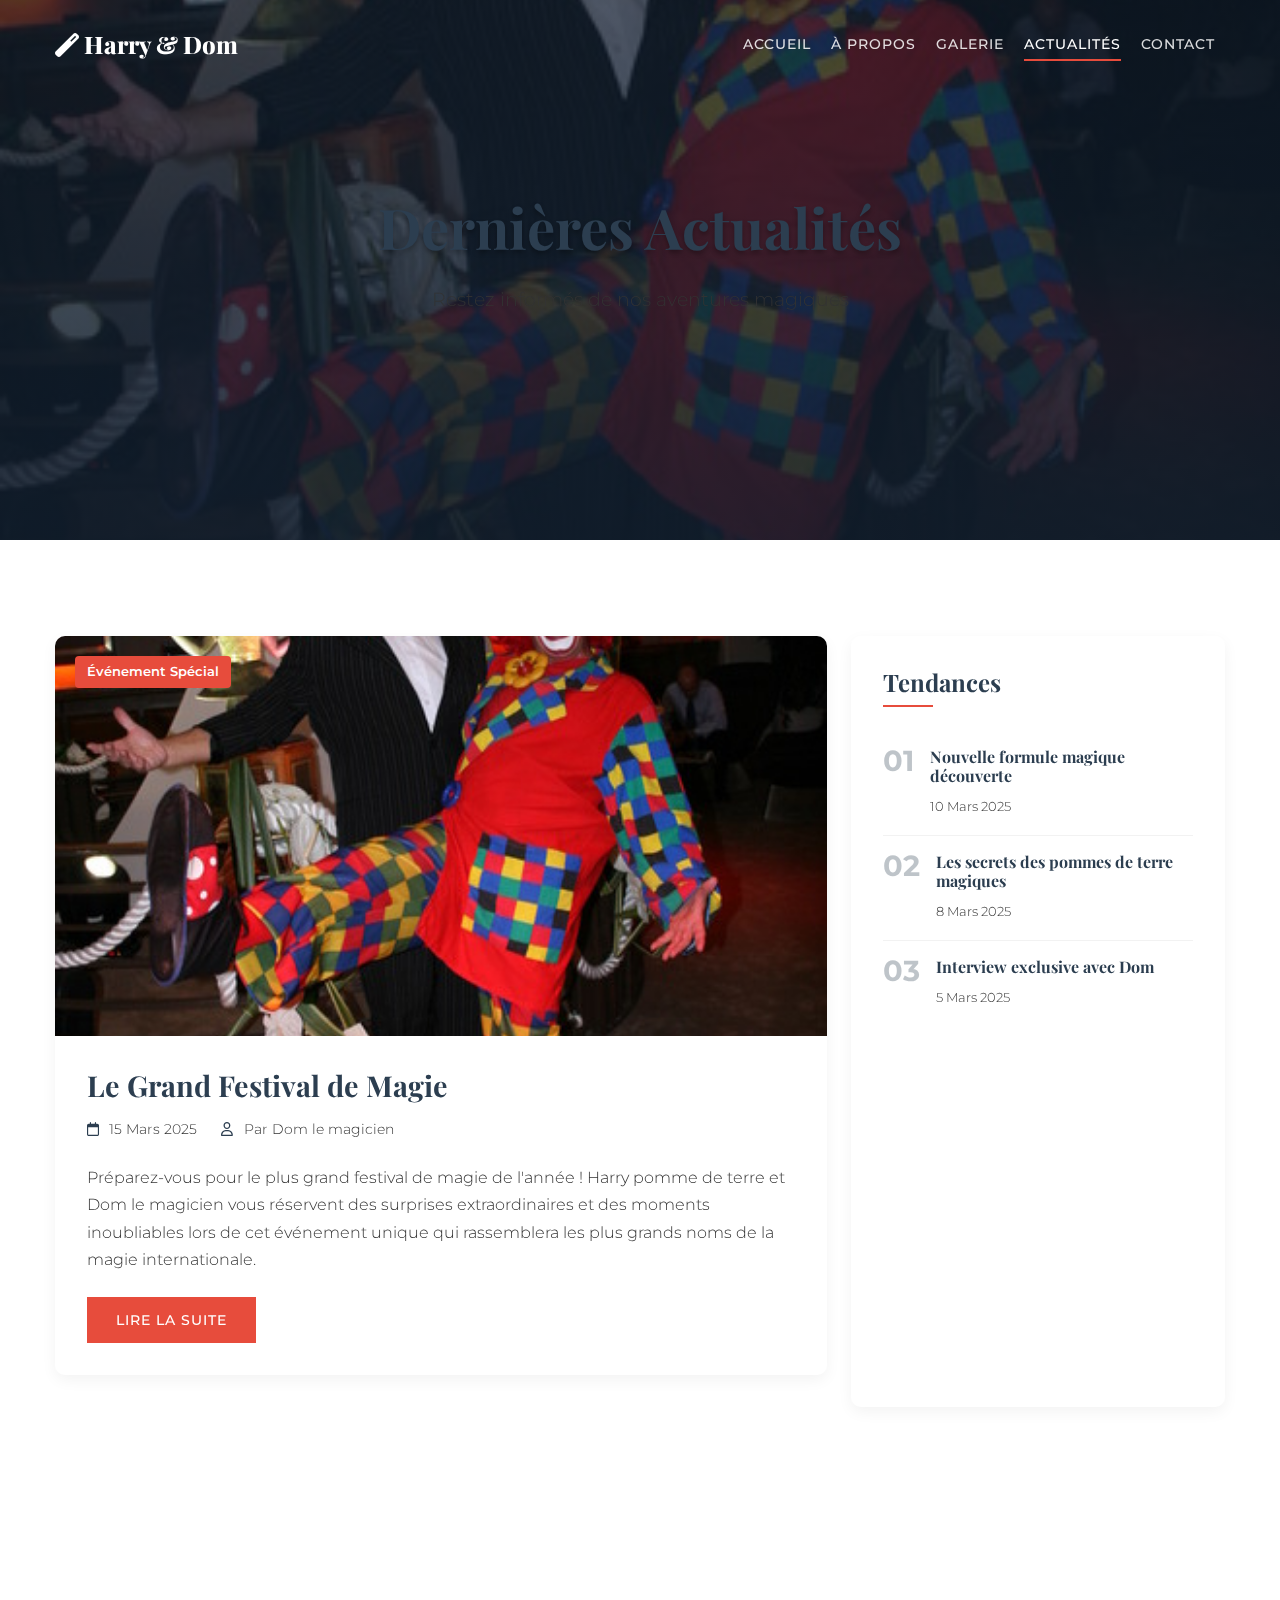
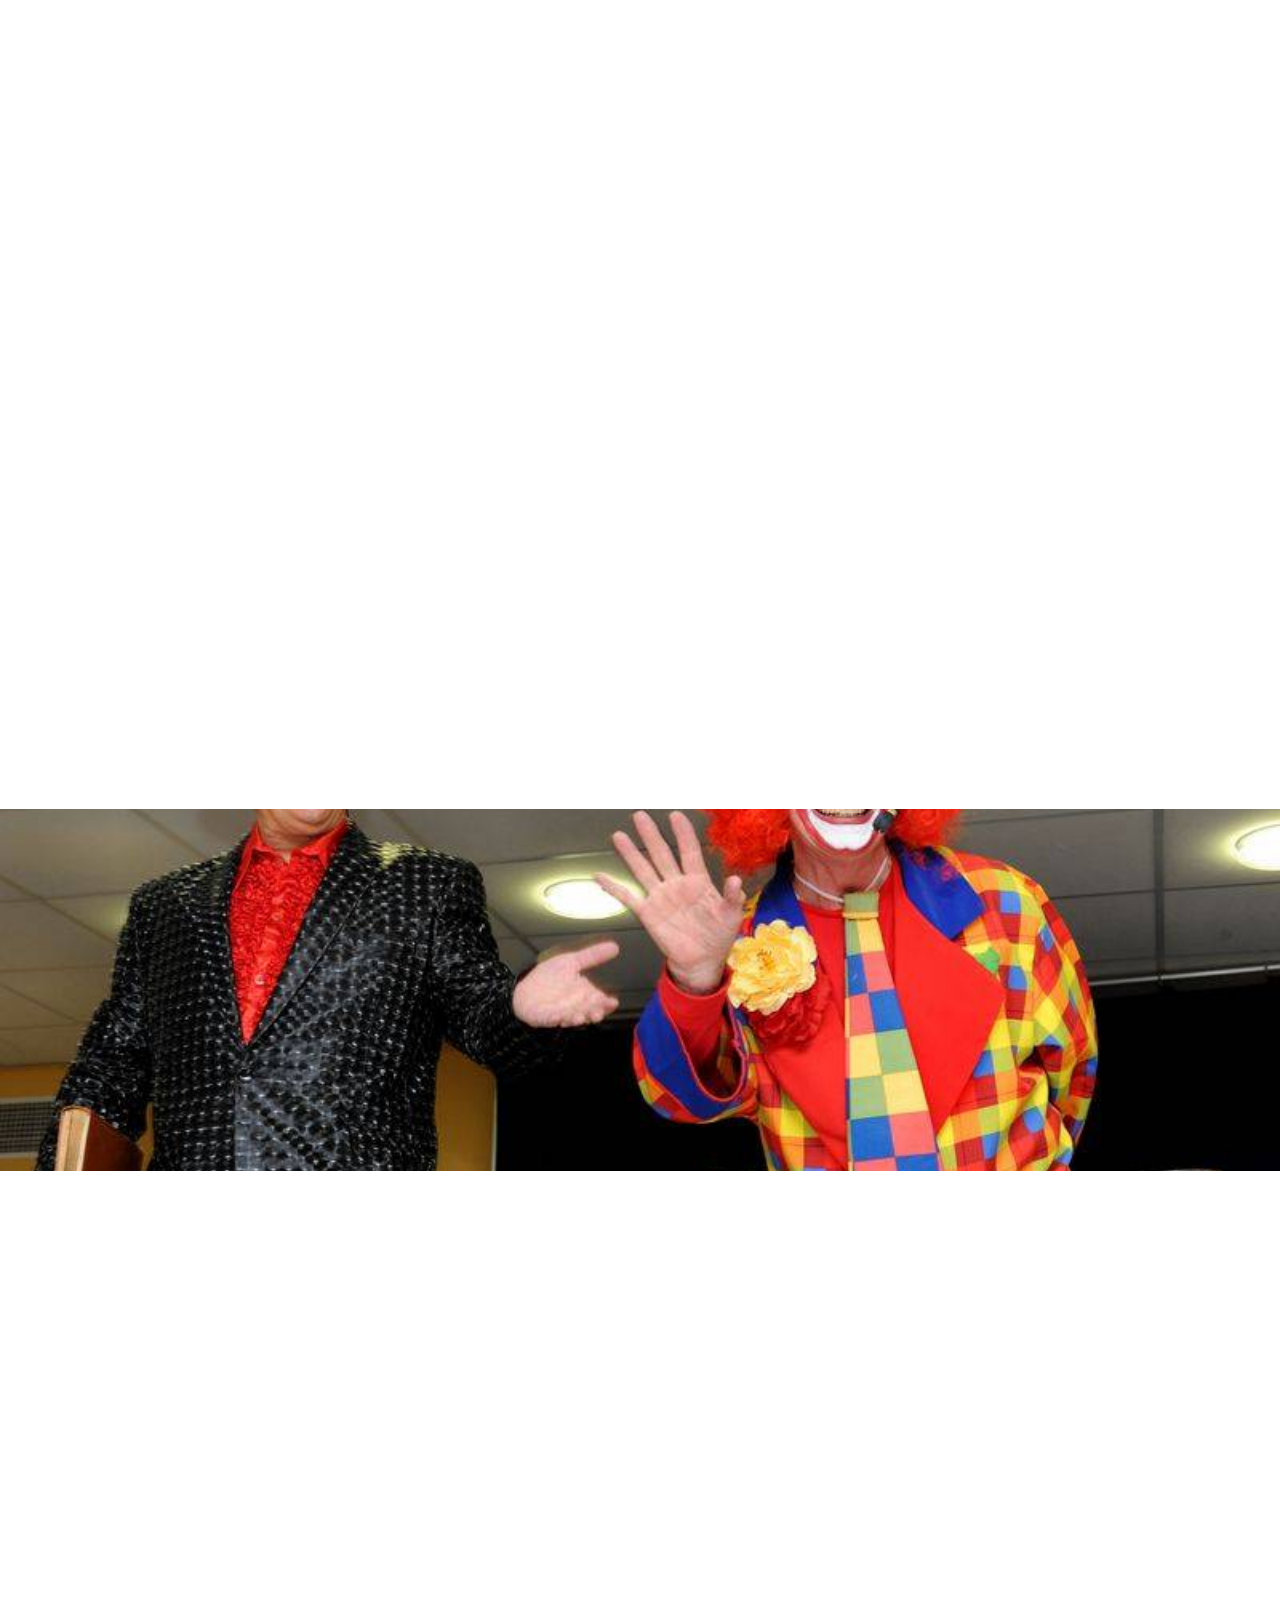
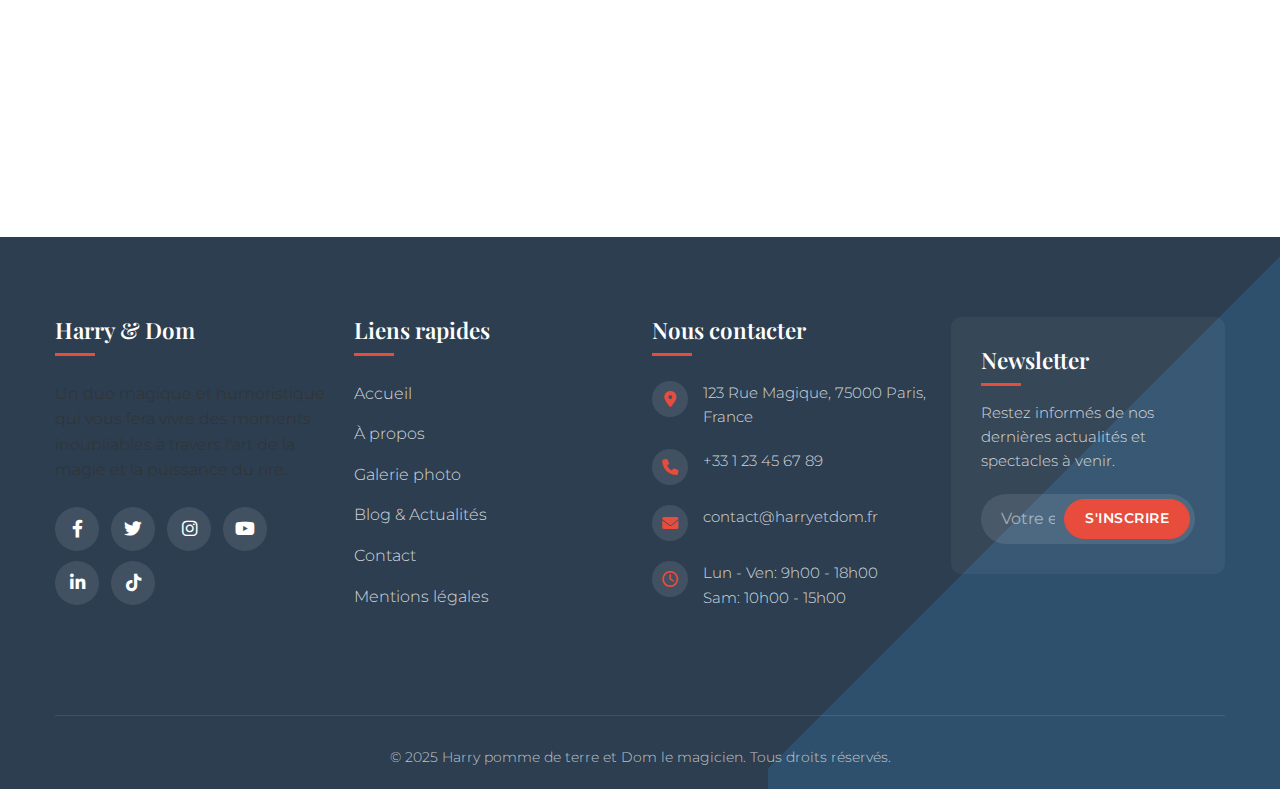
<file: pages/news.html>
<!DOCTYPE html>
<html lang="fr">
<head>
    <meta charset="UTF-8">
    <meta name="viewport" content="width=device-width, initial-scale=1.0">
    <title>Actualités - Harry & Dom | Duo magique et humoristique</title>
    <!-- Favicon -->
    <link rel="icon" href="../favicon.ico" type="image/x-icon">
    <!-- Google Fonts -->
    <link href="https://fonts.googleapis.com/css2?family=Montserrat:wght@300;400;500;600;700;800&family=Playfair+Display:wght@400;500;600;700&display=swap" rel="stylesheet">
    <!-- Bootstrap 5 -->
    <link href="https://cdn.jsdelivr.net/npm/bootstrap@5.3.0/dist/css/bootstrap.min.css" rel="stylesheet">
    <!-- Font Awesome -->
    <link rel="stylesheet" href="https://cdnjs.cloudflare.com/ajax/libs/font-awesome/6.0.0/css/all.min.css">
    <!-- AOS Animation -->
    <link href="https://unpkg.com/aos@2.3.1/dist/aos.css" rel="stylesheet">
    <!-- Custom CSS -->
    <link rel="stylesheet" href="../css/modern.css">
    <link rel="stylesheet" href="../css/news-modern.css">
</head>
<body>
    <!-- Navigation -->
    <nav class="navbar navbar-expand-lg navbar-dark fixed-top">
        <div class="container">
            <a class="navbar-brand" href="../index.html">
                <i class="fas fa-magic"></i> Harry & Dom
            </a>
            <button class="navbar-toggler" type="button" data-bs-toggle="collapse" data-bs-target="#navbarNav">
                <span class="navbar-toggler-icon"></span>
            </button>
            <div class="collapse navbar-collapse" id="navbarNav">
                <ul class="navbar-nav ms-auto">
                    <li class="nav-item">
                        <a class="nav-link" href="../index.html">Accueil</a>
                    </li>
                    <li class="nav-item">
                        <a class="nav-link" href="about.html">À propos</a>
                    </li>
                    <li class="nav-item">
                        <a class="nav-link" href="gallery.html">Galerie</a>
                    </li>
                    <li class="nav-item">
                        <a class="nav-link active" href="news.html">Actualités</a>
                    </li>
                    <li class="nav-item">
                        <a class="nav-link" href="contact.html">Contact</a>
                    </li>
                </ul>
            </div>
        </div>
    </nav>

    <!-- Hero Section -->
    <header class="news-hero">
        <div class="news-hero-overlay"></div>
        <div class="news-hero-content" data-aos="fade-up">
            <h1>Dernières Actualités</h1>
            <p class="lead">Restez informés de nos aventures magiques</p>
        </div>
    </header>

    <!-- Featured Article Section -->
    <section class="featured-article-section">
        <div class="container">
            <div class="row">
                <div class="col-lg-8" data-aos="fade-right">
                    <article class="featured-article">
                        <div class="article-image">
                            <img src="../images/harry-et-dom.jpg" alt="Article à la une">
                            <div class="article-category">Événement Spécial</div>
                        </div>
                        <div class="article-content">
                            <h2>Le Grand Festival de Magie</h2>
                            <div class="article-meta">
                                <span><i class="far fa-calendar"></i> 15 Mars 2025</span>
                                <span><i class="far fa-user"></i> Par Dom le magicien</span>
                            </div>
                            <p>Préparez-vous pour le plus grand festival de magie de l'année ! Harry pomme de terre et Dom le magicien vous réservent des surprises extraordinaires et des moments inoubliables lors de cet événement unique qui rassemblera les plus grands noms de la magie internationale.</p>
                            <a href="#" class="btn btn-primary">Lire la suite</a>
                        </div>
                    </article>
                </div>
                <div class="col-lg-4" data-aos="fade-left">
                    <div class="trending-news">
                        <h3>Tendances</h3>
                        <div class="trending-item">
                            <span class="number">01</span>
                            <div class="trending-content">
                                <h4>Nouvelle formule magique découverte</h4>
                                <span class="date">10 Mars 2025</span>
                            </div>
                        </div>
                        <div class="trending-item">
                            <span class="number">02</span>
                            <div class="trending-content">
                                <h4>Les secrets des pommes de terre magiques</h4>
                                <span class="date">8 Mars 2025</span>
                            </div>
                        </div>
                        <div class="trending-item">
                            <span class="number">03</span>
                            <div class="trending-content">
                                <h4>Interview exclusive avec Dom</h4>
                                <span class="date">5 Mars 2025</span>
                            </div>
                        </div>
                    </div>
                </div>
            </div>
        </div>
    </section>

    <!-- Recent Articles Section -->
    <section class="recent-articles">
        <div class="container">
            <div class="section-header" data-aos="fade-up">
                <h2>Articles Récents</h2>
                <p>Les dernières nouvelles de notre univers magique</p>
            </div>
            <div class="row">
                <div class="col-md-6 col-lg-4" data-aos="fade-up" data-aos-delay="100">
                    <article class="news-card">
                        <div class="news-image">
                            <img src="../images/harry-et-dom.jpg" alt="Article 1">
                            <div class="news-category">Aventures</div>
                        </div>
                        <div class="news-content">
                            <span class="news-date"><i class="far fa-calendar"></i> 1 Mars 2025</span>
                            <h3>La Quête du Cristal Magique</h3>
                            <p>Suivez Harry et Dom dans leur nouvelle quête épique à la recherche du légendaire Cristal Magique qui pourrait révolutionner le monde de la magie...</p>
                            <a href="#" class="read-more">Lire la suite <i class="fas fa-arrow-right"></i></a>
                        </div>
                    </article>
                </div>
                <div class="col-md-6 col-lg-4" data-aos="fade-up" data-aos-delay="200">
                    <article class="news-card">
                        <div class="news-image">
                            <img src="../images/duo-magicienclown.jpg" alt="Article 2">
                            <div class="news-category">Spectacles</div>
                        </div>
                        <div class="news-content">
                            <span class="news-date"><i class="far fa-calendar"></i> 25 Février 2025</span>
                            <h3>Tournée Nationale 2025</h3>
                            <p>Découvrez les dates et lieux de notre grande tournée nationale qui débutera le mois prochain. Nous avons hâte de vous retrouver dans toute la France...</p>
                            <a href="#" class="read-more">Lire la suite <i class="fas fa-arrow-right"></i></a>
                        </div>
                    </article>
                </div>
                <div class="col-md-6 col-lg-4" data-aos="fade-up" data-aos-delay="300">
                    <article class="news-card">
                        <div class="news-image">
                            <img src="../images/harry-et-dom.jpg" alt="Article 3">
                            <div class="news-category">Tutoriels</div>
                        </div>
                        <div class="news-content">
                            <span class="news-date"><i class="far fa-calendar"></i> 18 Février 2025</span>
                            <h3>Apprenez la Magie des Cartes</h3>
                            <p>Dom vous révèle ses secrets pour réaliser des tours de cartes bluffants dans ce premier article d'une série dédiée aux apprentis magiciens...</p>
                            <a href="#" class="read-more">Lire la suite <i class="fas fa-arrow-right"></i></a>
                        </div>
                    </article>
                </div>
            </div>
            
            <!-- Pagination -->
            <div class="pagination-container" data-aos="fade-up">
                <ul class="pagination">
                    <li class="page-item disabled">
                        <a class="page-link" href="#" tabindex="-1"><i class="fas fa-chevron-left"></i></a>
                    </li>
                    <li class="page-item active"><a class="page-link" href="#">1</a></li>
                    <li class="page-item"><a class="page-link" href="#">2</a></li>
                    <li class="page-item"><a class="page-link" href="#">3</a></li>
                    <li class="page-item">
                        <a class="page-link" href="#"><i class="fas fa-chevron-right"></i></a>
                    </li>
                </ul>
            </div>
        </div>
    </section>

    <!-- Newsletter Section -->
    <section class="newsletter-section">
        <div class="newsletter-overlay"></div>
        <div class="container">
            <div class="newsletter-content" data-aos="fade-up">
                <h2>Restez informés !</h2>
                <p>Inscrivez-vous à notre newsletter pour ne manquer aucune aventure</p>
                <form class="newsletter-form">
                    <div class="input-group">
                        <input type="email" class="form-control" placeholder="Votre adresse email">
                        <button class="btn btn-primary" type="submit">S'inscrire</button>
                    </div>
                </form>
            </div>
        </div>
    </section>

    <!-- Categories Section -->
    <section class="categories-section">
        <div class="container">
            <div class="section-header" data-aos="fade-up">
                <h2>Catégories</h2>
                <p>Explorez nos articles par thématique</p>
            </div>
            <div class="row">
                <div class="col-md-4" data-aos="fade-up" data-aos-delay="100">
                    <div class="category-card">
                        <div class="category-icon">
                            <i class="fas fa-wand-magic-sparkles"></i>
                        </div>
                        <h3>Spectacles</h3>
                        <p>Découvrez nos derniers spectacles et performances</p>
                        <span class="article-count">12 articles</span>
                        <a href="#" class="stretched-link"></a>
                    </div>
                </div>
                <div class="col-md-4" data-aos="fade-up" data-aos-delay="200">
                    <div class="category-card">
                        <div class="category-icon">
                            <i class="fas fa-book-open"></i>
                        </div>
                        <h3>Tutoriels</h3>
                        <p>Apprenez la magie avec nos guides pas à pas</p>
                        <span class="article-count">8 articles</span>
                        <a href="#" class="stretched-link"></a>
                    </div>
                </div>
                <div class="col-md-4" data-aos="fade-up" data-aos-delay="300">
                    <div class="category-card">
                        <div class="category-icon">
                            <i class="fas fa-calendar-alt"></i>
                        </div>
                        <h3>Événements</h3>
                        <p>Retrouvez nos prochains événements et festivals</p>
                        <span class="article-count">15 articles</span>
                        <a href="#" class="stretched-link"></a>
                    </div>
                </div>
            </div>
        </div>
    </section>

    <!-- Footer -->
    <footer>
        <div class="container">
            <div class="row">
                <div class="col-lg-3 col-md-6">
                    <div class="footer-widget">
                        <h4>Harry & Dom</h4>
                        <p>Un duo magique et humoristique qui vous fera vivre des moments inoubliables à travers l'art de la magie et la puissance du rire.</p>
                        <div class="social-icons">
                            <a href="#" aria-label="Facebook"><i class="fab fa-facebook-f"></i></a>
                            <a href="#" aria-label="Twitter"><i class="fab fa-twitter"></i></a>
                            <a href="#" aria-label="Instagram"><i class="fab fa-instagram"></i></a>
                            <a href="#" aria-label="YouTube"><i class="fab fa-youtube"></i></a>
                            <a href="#" aria-label="LinkedIn"><i class="fab fa-linkedin-in"></i></a>
                            <a href="#" aria-label="TikTok"><i class="fab fa-tiktok"></i></a>
                        </div>
                    </div>
                </div>
                <div class="col-lg-3 col-md-6">
                    <div class="footer-widget">
                        <h4>Liens rapides</h4>
                        <ul class="footer-links">
                            <li><a href="../index.html">Accueil</a></li>
                            <li><a href="about.html">À propos</a></li>
                            <li><a href="gallery.html">Galerie photo</a></li>
                            <li><a href="news.html">Blog & Actualités</a></li>
                            <li><a href="contact.html">Contact</a></li>
                            <li><a href="#">Mentions légales</a></li>
                        </ul>
                    </div>
                </div>
                <div class="col-lg-3 col-md-6">
                    <div class="footer-widget">
                        <h4>Nous contacter</h4>
                        <div class="footer-contact-item">
                            <div class="footer-contact-icon">
                                <i class="fas fa-map-marker-alt"></i>
                            </div>
                            <div class="footer-contact-text">
                                123 Rue Magique, 75000 Paris, France
                            </div>
                        </div>
                        <div class="footer-contact-item">
                            <div class="footer-contact-icon">
                                <i class="fas fa-phone"></i>
                            </div>
                            <div class="footer-contact-text">
                                +33 1 23 45 67 89
                            </div>
                        </div>
                        <div class="footer-contact-item">
                            <div class="footer-contact-icon">
                                <i class="fas fa-envelope"></i>
                            </div>
                            <div class="footer-contact-text">
                                contact@harryetdom.fr
                            </div>
                        </div>
                        <div class="footer-contact-item">
                            <div class="footer-contact-icon">
                                <i class="far fa-clock"></i>
                            </div>
                            <div class="footer-contact-text">
                                Lun - Ven: 9h00 - 18h00<br>
                                Sam: 10h00 - 15h00
                            </div>
                        </div>
                    </div>
                </div>
                <div class="col-lg-3 col-md-6">
                    <div class="footer-widget">
                        <div class="footer-newsletter">
                            <h4>Newsletter</h4>
                            <p>Restez informés de nos dernières actualités et spectacles à venir.</p>
                            <form class="footer-newsletter-form">
                                <input type="email" class="form-control" placeholder="Votre email">
                                <button type="submit" class="btn btn-primary">S'inscrire</button>
                            </form>
                        </div>
                    </div>
                </div>
            </div>
            <div class="footer-bottom">
                <p>&copy; 2025 Harry pomme de terre et Dom le magicien. Tous droits réservés.</p>
            </div>
        </div>
    </footer>

    <!-- Bouton retour en haut -->
    <div class="scroll-to-top">
        <i class="fas fa-arrow-up"></i>
    </div>

    <!-- Scripts -->
    <script src="https://cdn.jsdelivr.net/npm/bootstrap@5.3.0/dist/js/bootstrap.bundle.min.js"></script>
    <script src="https://unpkg.com/aos@2.3.1/dist/aos.js"></script>
    <script>
        // Initialisation des animations AOS
        AOS.init({
            duration: 800,
            easing: 'ease-in-out',
            once: true,
            mirror: false
        });
        
        // Bouton retour en haut
        window.addEventListener('scroll', function() {
            const scrollToTop = document.querySelector('.scroll-to-top');
            if (window.scrollY > 300) {
                scrollToTop.classList.add('active');
            } else {
                scrollToTop.classList.remove('active');
            }
        });
        
        // Clic sur le bouton retour en haut
        document.querySelector('.scroll-to-top').addEventListener('click', function() {
            window.scrollTo({
                top: 0,
                behavior: 'smooth'
            });
        });
        
        // Changement de style du navbar au scroll
        window.addEventListener('scroll', function() {
            const navbar = document.querySelector('.navbar');
            if (window.scrollY > 50) {
                navbar.classList.add('scrolled');
                navbar.classList.add('navbar-light');
                navbar.classList.remove('navbar-dark');
            } else {
                navbar.classList.remove('scrolled');
                navbar.classList.remove('navbar-light');
                navbar.classList.add('navbar-dark');
            }
        });
    </script>
</body>
</html>
</file>
<file: css/modern.css>
/* 
 * Modern CSS for Harry & Dom
 * New design system with a clean, elegant and minimalist approach
 */

/* Variables globales */
:root {
    /* Nouvelle palette de couleurs plus moderne et épurée */
    --primary-color: #2c3e50;       /* Bleu foncé */
    --secondary-color: #3498db;     /* Bleu clair */
    --accent-color: #e74c3c;        /* Rouge/orange pour accent */
    --light-color: #ecf0f1;         /* Gris très clair presque blanc */
    --dark-color: #2c3e50;          /* Bleu foncé */
    --text-color: #333333;          /* Texte principal */
    --text-light: #7f8c8d;          /* Texte secondaire */
    --background-light: #ffffff;    /* Fond clair */
    --background-dark: #f8f9fa;     /* Fond légèrement gris */
    
    /* Typography */
    --body-font: 'Montserrat', sans-serif;
    --heading-font: 'Playfair Display', serif;
    
    /* Transitions et animations */
    --transition-fast: all 0.3s ease;
    --transition-slow: all 0.5s ease;
    
    /* Dimensions */
    --container-width: 1200px;
    --section-spacing: 100px;
    --element-spacing: 30px;
}

/* Reset et bases */
* {
    margin: 0;
    padding: 0;
    box-sizing: border-box;
}

body {
    font-family: var(--body-font);
    color: var(--text-color);
    line-height: 1.6;
    background-color: var(--background-light);
    overflow-x: hidden;
    font-weight: 300;
    font-size: 16px;
}

h1, h2, h3, h4, h5, h6 {
    font-family: var(--heading-font);
    margin-bottom: 1rem;
    font-weight: 700;
    line-height: 1.2;
    color: var(--primary-color);
}

p {
    margin-bottom: 1.5rem;
    color: var(--text-color);
}

a {
    color: var(--secondary-color);
    text-decoration: none;
    transition: var(--transition-fast);
}

a:hover {
    color: var(--accent-color);
}

img {
    max-width: 100%;
    height: auto;
    display: block;
}

section {
    padding: 5rem 0;
}

.container {
    width: 100%;
    max-width: var(--container-width);
    margin: 0 auto;
    padding: 0 15px;
}

/* Navbar moderne */
.navbar {
    background-color: transparent !important;
    transition: var(--transition-fast);
    padding: 20px 0;
}

.navbar.scrolled {
    background-color: rgba(255, 255, 255, 0.95) !important;
    backdrop-filter: blur(10px);
    box-shadow: 0 5px 15px rgba(0, 0, 0, 0.05);
    padding: 15px 0;
}

.navbar-brand {
    font-weight: 800;
    font-size: 1.5rem;
    color: var(--primary-color) !important;
    font-family: var(--heading-font);
}

.navbar-dark .navbar-brand {
    color: white !important;
}

.navbar-light .navbar-brand {
    color: var(--primary-color) !important;
}

.navbar-dark .navbar-toggler {
    border-color: rgba(255, 255, 255, 0.1);
}

.navbar-light .navbar-toggler {
    border-color: rgba(0, 0, 0, 0.1);
}

.nav-link {
    font-weight: 500;
    position: relative;
    font-size: 0.9rem;
    text-transform: uppercase;
    letter-spacing: 1px;
    margin: 0 10px;
    padding: 5px 0 !important;
}

.navbar-dark .nav-link {
    color: rgba(255, 255, 255, 0.85) !important;
}

.navbar-light .nav-link {
    color: var(--text-color) !important;
}

.nav-link::after {
    content: '';
    position: absolute;
    bottom: 0;
    left: 0;
    right: 0;
    height: 2px;
    background-color: var(--accent-color);
    transform: scaleX(0);
    transition: transform 0.3s ease;
}

.nav-link:hover::after,
.nav-link.active::after {
    transform: scaleX(1);
}

.navbar-dark .nav-link:hover,
.navbar-dark .nav-link.active {
    color: white !important;
}

.navbar-light .nav-link:hover,
.navbar-light .nav-link.active {
    color: var(--primary-color) !important;
}

/* Sections Headers */
.section-header {
    text-align: center;
    margin-bottom: 4rem;
    position: relative;
}

.section-header h2 {
    font-size: 2.5rem;
    margin-bottom: 1rem;
    position: relative;
    display: inline-block;
}

.section-header h2::after {
    content: '';
    position: absolute;
    bottom: -15px;
    left: 50%;
    transform: translateX(-50%);
    width: 60px;
    height: 3px;
    background-color: var(--accent-color);
}

.section-header p {
    max-width: 700px;
    margin: 1rem auto 0;
    font-size: 1.1rem;
    color: var(--text-light);
}

/* Boutons */
.btn {
    border-radius: 0;
    padding: 12px 28px;
    font-weight: 500;
    text-transform: uppercase;
    letter-spacing: 1px;
    font-size: 0.85rem;
    transition: var(--transition-fast);
    position: relative;
    overflow: hidden;
    z-index: 1;
}

.btn::after {
    content: '';
    position: absolute;
    bottom: 0;
    left: 0;
    width: 100%;
    height: 100%;
    background-color: var(--accent-color);
    z-index: -2;
}

.btn::before {
    content: '';
    position: absolute;
    bottom: 0;
    left: 0;
    width: 0%;
    height: 100%;
    background-color: var(--primary-color);
    transition: var(--transition-fast);
    z-index: -1;
}

.btn:hover::before {
    width: 100%;
}

.btn-primary {
    background-color: var(--accent-color);
    border-color: var(--accent-color);
    color: white;
}

.btn-primary:hover {
    background-color: var(--accent-color);
    border-color: var(--accent-color);
    color: white;
}

.btn-outline {
    background-color: transparent;
    border: 1px solid var(--accent-color);
    color: var(--accent-color);
}

.btn-outline:hover {
    color: white;
}

/* Cards */
.card {
    border: none;
    border-radius: 0;
    overflow: hidden;
    transition: var(--transition-fast);
    margin-bottom: 30px;
    box-shadow: 0 10px 30px rgba(0, 0, 0, 0.05);
}

.card:hover {
    transform: translateY(-10px);
    box-shadow: 0 15px 35px rgba(0, 0, 0, 0.1);
}

.card-img-container {
    overflow: hidden;
    position: relative;
}

.card-img-container img {
    transition: var(--transition-slow);
}

.card:hover .card-img-container img {
    transform: scale(1.05);
}

.card-body {
    padding: 25px;
}

.card-title {
    font-size: 1.3rem;
    margin-bottom: 15px;
}

.card-text {
    color: var(--text-light);
    margin-bottom: 20px;
}

/* Footer */
footer {
    background-color: var(--primary-color);
    color: white;
    padding: 80px 0 20px;
    position: relative;
    overflow: hidden;
}

footer::before {
    content: '';
    position: absolute;
    top: 0;
    right: 0;
    width: 40%;
    height: 100%;
    background: linear-gradient(135deg, transparent 49.9%, rgba(52, 152, 219, 0.2) 50%);
    pointer-events: none;
}

.footer-widget {
    margin-bottom: 40px;
    position: relative;
    z-index: 1;
}

.footer-widget h4 {
    color: white;
    font-size: 1.4rem;
    margin-bottom: 25px;
    position: relative;
    padding-bottom: 12px;
    font-weight: 600;
}

.footer-widget h4::after {
    content: '';
    position: absolute;
    bottom: 0;
    left: 0;
    width: 40px;
    height: 3px;
    background-color: var(--accent-color);
    transition: var(--transition-fast);
}

.footer-widget:hover h4::after {
    width: 60px;
}

.footer-links {
    list-style: none;
    padding: 0;
    margin: 0;
}

.footer-links li {
    margin-bottom: 15px;
    transition: var(--transition-fast);
    position: relative;
    padding-left: 0;
}

.footer-links a {
    color: rgba(255, 255, 255, 0.8);
    transition: var(--transition-fast);
    display: inline-block;
    position: relative;
}

.footer-links a:hover {
    color: white;
    padding-left: 10px;
}

.footer-links a::before {
    content: "\f105"; /* FontAwesome icon for right angle */
    font-family: "Font Awesome 6 Free";
    font-weight: 900;
    position: absolute;
    left: -15px;
    top: 50%;
    transform: translateY(-50%);
    opacity: 0;
    transition: var(--transition-fast);
}

.footer-links a:hover::before {
    opacity: 1;
    left: -5px;
    color: var(--accent-color);
}

.social-icons {
    display: flex;
    margin-top: 20px;
    flex-wrap: wrap;
}

.social-icons a {
    width: 44px;
    height: 44px;
    border-radius: 50%;
    display: flex;
    align-items: center;
    justify-content: center;
    background-color: rgba(255, 255, 255, 0.1);
    color: white;
    margin-right: 12px;
    margin-bottom: 10px;
    transition: var(--transition-fast);
    font-size: 1.1rem;
    position: relative;
    overflow: hidden;
}

.social-icons a::before {
    content: '';
    position: absolute;
    top: 0;
    left: 0;
    width: 100%;
    height: 100%;
    background-color: var(--accent-color);
    transform: translateY(100%);
    transition: var(--transition-fast);
    z-index: -1;
}

.social-icons a:hover {
    color: white;
    transform: translateY(-5px);
    box-shadow: 0 5px 15px rgba(0, 0, 0, 0.3);
}

.social-icons a:hover::before {
    transform: translateY(0);
}

.footer-contact-item {
    display: flex;
    align-items: flex-start;
    margin-bottom: 20px;
}

.footer-contact-icon {
    min-width: 36px;
    height: 36px;
    background-color: rgba(255, 255, 255, 0.1);
    border-radius: 50%;
    display: flex;
    align-items: center;
    justify-content: center;
    margin-right: 15px;
    color: var(--accent-color);
    transition: var(--transition-fast);
}

.footer-contact-text {
    font-size: 0.95rem;
    color: rgba(255, 255, 255, 0.8);
}

.footer-contact-item:hover .footer-contact-icon {
    background-color: var(--accent-color);
    color: white;
}

.footer-bottom {
    text-align: center;
    padding-top: 30px;
    margin-top: 60px;
    border-top: 1px solid rgba(255, 255, 255, 0.1);
    position: relative;
}

.footer-bottom p {
    color: rgba(255, 255, 255, 0.7);
    margin-bottom: 0;
    font-size: 0.9rem;
}

.footer-newsletter {
    background-color: rgba(255, 255, 255, 0.05);
    padding: 30px;
    border-radius: 10px;
    margin-bottom: 30px;
}

.footer-newsletter h4 {
    margin-bottom: 15px;
}

.footer-newsletter p {
    color: rgba(255, 255, 255, 0.8);
    margin-bottom: 20px;
    font-size: 0.95rem;
}

.footer-newsletter-form {
    position: relative;
}

.footer-newsletter-form .form-control {
    height: 50px;
    background-color: rgba(255, 255, 255, 0.1);
    border: none;
    border-radius: 50px;
    padding: 0 140px 0 20px;
    color: white;
}

.footer-newsletter-form .form-control::placeholder {
    color: rgba(255, 255, 255, 0.5);
}

.footer-newsletter-form .btn {
    position: absolute;
    right: 5px;
    top: 5px;
    height: 40px;
    border-radius: 40px;
    padding: 0 20px;
    text-transform: uppercase;
    font-size: 0.85rem;
    font-weight: 600;
    letter-spacing: 0.5px;
}

.scroll-to-top {
    position: fixed;
    bottom: 30px;
    right: 30px;
    width: 45px;
    height: 45px;
    background-color: var(--accent-color);
    color: white;
    border-radius: 50%;
    display: flex;
    align-items: center;
    justify-content: center;
    cursor: pointer;
    opacity: 0;
    visibility: hidden;
    transform: translateY(20px);
    transition: var(--transition-fast);
    z-index: 99;
    box-shadow: 0 5px 15px rgba(0, 0, 0, 0.2);
}

.scroll-to-top.active {
    opacity: 1;
    visibility: visible;
    transform: translateY(0);
}

.scroll-to-top:hover {
    background-color: var(--primary-color);
}

@media (max-width: 768px) {
    footer {
        padding: 60px 0 20px;
    }
    
    .footer-widget h4 {
        font-size: 1.3rem;
    }
    
    .footer-newsletter {
        padding: 20px;
    }
    
    .footer-newsletter-form .form-control {
        padding-right: 120px;
    }
}

@media (max-width: 576px) {
    .footer-newsletter-form .btn {
        padding: 0 15px;
        font-size: 0.8rem;
    }
    
    .social-icons a {
        width: 38px;
        height: 38px;
    }
}

/* Utilitaires */
.text-primary {
    color: var(--primary-color) !important;
}

.text-secondary {
    color: var(--secondary-color) !important;
}

.text-accent {
    color: var(--accent-color) !important;
}

.bg-light {
    background-color: var(--background-light) !important;
}

.bg-dark {
    background-color: var(--background-dark) !important;
}

.overlay {
    position: absolute;
    top: 0;
    left: 0;
    width: 100%;
    height: 100%;
    background: linear-gradient(to bottom, rgba(0,0,0,0.3), rgba(0,0,0,0.7));
    z-index: 1;
}

/* Responsive Designs */
@media (max-width: 992px) {
    .navbar-collapse {
        background-color: var(--background-light);
        padding: 20px;
        border-radius: 5px;
        box-shadow: 0 10px 30px rgba(0, 0, 0, 0.1);
    }
    
    .navbar-light .navbar-collapse {
        background-color: var(--background-light);
    }
    
    .navbar-dark .navbar-collapse {
        background-color: var(--primary-color);
    }
    
    .section-header h2 {
        font-size: 2rem;
    }
    
    section {
        padding: 4rem 0;
    }
}

@media (max-width: 768px) {
    .section-header h2 {
        font-size: 1.8rem;
    }
    
    .btn {
        padding: 10px 24px;
    }
    
    section {
        padding: 3rem 0;
    }
}

@media (max-width: 576px) {
    body {
        font-size: 15px;
    }
    
    .section-header h2 {
        font-size: 1.6rem;
    }
    
    .navbar-brand {
        font-size: 1.3rem;
    }
}
</file>
<file: css/home-modern.css>
/*
 * Style moderne pour la page d'accueil
 */

/* Hero Section */
.hero {
    height: 100vh;
    min-height: 600px;
    position: relative;
    display: flex;
    align-items: center;
    justify-content: center;
    text-align: center;
    background: url('../images/harry-et-dom.jpg') no-repeat center center;
    background-size: cover;
    color: white;
    margin-bottom: var(--section-spacing);
}

.hero-overlay {
    position: absolute;
    top: 0;
    left: 0;
    width: 100%;
    height: 100%;
    background: linear-gradient(to bottom, rgba(44, 62, 80, 0.7), rgba(44, 62, 80, 0.9));
    z-index: 1;
}

.hero-content {
    position: relative;
    z-index: 2;
    max-width: 800px;
    padding: 0 20px;
}

.hero h1 {
    font-size: 3.5rem;
    font-weight: 800;
    margin-bottom: 2rem;
    color: white;
    line-height: 1.1;
}

.hero p {
    font-size: 1.2rem;
    margin-bottom: 2rem;
    color: rgba(255, 255, 255, 0.9);
}

.scroll-down {
    position: absolute;
    bottom: 30px;
    left: 50%;
    transform: translateX(-50%);
    z-index: 2;
    color: white;
    font-size: 2rem;
    animation: bounce 2s infinite;
    cursor: pointer;
}

@keyframes bounce {
    0%, 20%, 50%, 80%, 100% {
        transform: translateY(0) translateX(-50%);
    }
    40% {
        transform: translateY(-30px) translateX(-50%);
    }
    60% {
        transform: translateY(-15px) translateX(-50%);
    }
}

/* À propos section */
.about-section {
    padding: 6rem 0;
    position: relative;
    overflow: hidden;
}

.about-img-container {
    position: relative;
    overflow: hidden;
    height: 100%;
}

.about-img {
    width: 100%;
    height: 100%;
    object-fit: cover;
}

.about-content {
    padding: 2rem;
}

.about-content h2 {
    margin-bottom: 1.5rem;
    position: relative;
    padding-bottom: 15px;
}

.about-content h2::after {
    content: '';
    position: absolute;
    bottom: 0;
    left: 0;
    width: 50px;
    height: 3px;
    background-color: var(--accent-color);
}

.about-content p {
    margin-bottom: 2rem;
    color: var(--text-light);
    font-size: 1.05rem;
}

/* Services Section */
.services-section {
    background-color: var(--background-dark);
    padding: 6rem 0;
}

.service-card {
    padding: 3rem 2rem;
    text-align: center;
    background-color: white;
    transition: var(--transition-fast);
    height: 100%;
    box-shadow: 0 10px 30px rgba(0, 0, 0, 0.05);
}

.service-card:hover {
    transform: translateY(-10px);
    box-shadow: 0 15px 35px rgba(0, 0, 0, 0.1);
}

.service-icon {
    font-size: 3rem;
    color: var(--accent-color);
    margin-bottom: 1.5rem;
}

.service-card h3 {
    margin-bottom: 1rem;
    font-size: 1.5rem;
}

.service-card p {
    color: var(--text-light);
}

/* Galerie */
.gallery-section {
    padding: 6rem 0;
}

.gallery-container {
    margin-top: 3rem;
}

.gallery-item {
    margin-bottom: 30px;
    position: relative;
    overflow: hidden;
}

.gallery-img {
    width: 100%;
    height: 300px;
    object-fit: cover;
    transition: var(--transition-slow);
}

.gallery-overlay {
    position: absolute;
    top: 0;
    left: 0;
    width: 100%;
    height: 100%;
    background-color: rgba(44, 62, 80, 0.7);
    display: flex;
    flex-direction: column;
    align-items: center;
    justify-content: center;
    opacity: 0;
    transition: var(--transition-fast);
    padding: 20px;
    text-align: center;
}

.gallery-overlay h3 {
    color: white;
    margin-bottom: 10px;
    transform: translateY(20px);
    transition: var(--transition-fast);
}

.gallery-overlay p {
    color: rgba(255, 255, 255, 0.8);
    transform: translateY(20px);
    transition: var(--transition-fast);
}

.gallery-item:hover .gallery-overlay {
    opacity: 1;
}

.gallery-item:hover .gallery-img {
    transform: scale(1.1);
}

.gallery-item:hover .gallery-overlay h3,
.gallery-item:hover .gallery-overlay p {
    transform: translateY(0);
}

/* Testimonials */
.testimonial-section {
    background-color: var(--background-dark);
    padding: 6rem 0;
    position: relative;
}

.testimonial {
    text-align: center;
    max-width: 800px;
    margin: 0 auto;
    padding: 3rem;
    background-color: white;
    border-radius: 5px;
    box-shadow: 0 10px 30px rgba(0, 0, 0, 0.05);
}

.testimonial-img {
    width: 80px;
    height: 80px;
    border-radius: 50%;
    object-fit: cover;
    margin: 0 auto 1.5rem;
    border: 5px solid var(--background-dark);
}

.testimonial-text {
    font-size: 1.1rem;
    font-style: italic;
    color: var(--text-color);
    margin-bottom: 1.5rem;
    position: relative;
}

.testimonial-text::before,
.testimonial-text::after {
    content: '"';
    font-size: 3rem;
    color: var(--accent-color);
    opacity: 0.2;
    position: absolute;
}

.testimonial-text::before {
    top: -20px;
    left: -20px;
}

.testimonial-text::after {
    bottom: -40px;
    right: -20px;
}

.testimonial-name {
    font-weight: 700;
    color: var(--primary-color);
    margin-bottom: 5px;
}

.testimonial-position {
    color: var(--text-light);
    font-size: 0.9rem;
}

/* CTA Section */
.cta-section {
    padding: 6rem 0;
    background: url('../images/duo-magicienclown.jpg') no-repeat center center;
    background-size: cover;
    position: relative;
    text-align: center;
    color: white;
}

.cta-overlay {
    position: absolute;
    top: 0;
    left: 0;
    width: 100%;
    height: 100%;
    background: linear-gradient(to right, rgba(44, 62, 80, 0.9), rgba(44, 62, 80, 0.7));
}

.cta-content {
    position: relative;
    z-index: 1;
    max-width: 800px;
    margin: 0 auto;
    padding: 0 20px;
}

.cta-content h2 {
    color: white;
    font-size: 2.5rem;
    margin-bottom: 1.5rem;
}

.cta-content p {
    color: rgba(255, 255, 255, 0.9);
    font-size: 1.1rem;
    margin-bottom: 2rem;
}

/* Blog Preview */
.blog-section {
    padding: 6rem 0;
}

.blog-card {
    margin-bottom: 30px;
    background-color: white;
    box-shadow: 0 10px 30px rgba(0, 0, 0, 0.05);
    transition: var(--transition-fast);
    height: 100%;
}

.blog-card:hover {
    transform: translateY(-10px);
    box-shadow: 0 15px 35px rgba(0, 0, 0, 0.1);
}

.blog-img-container {
    position: relative;
    overflow: hidden;
}

.blog-img-container img {
    width: 100%;
    height: 250px;
    object-fit: cover;
    transition: var(--transition-slow);
}

.blog-card:hover .blog-img-container img {
    transform: scale(1.05);
}

.blog-category {
    position: absolute;
    top: 15px;
    left: 15px;
    background-color: var(--accent-color);
    color: white;
    padding: 5px 15px;
    font-size: 0.8rem;
    text-transform: uppercase;
    letter-spacing: 1px;
}

.blog-content {
    padding: 25px;
}

.blog-date {
    color: var(--text-light);
    font-size: 0.85rem;
    margin-bottom: 10px;
    display: block;
}

.blog-title {
    font-size: 1.3rem;
    margin-bottom: 15px;
    line-height: 1.3;
}

.blog-excerpt {
    color: var(--text-light);
    margin-bottom: 20px;
}

.read-more {
    color: var(--accent-color);
    font-weight: 500;
    display: inline-flex;
    align-items: center;
}

.read-more i {
    margin-left: 5px;
    transition: var(--transition-fast);
}

.read-more:hover i {
    transform: translateX(5px);
}

/* Responsive */
@media (max-width: 992px) {
    .hero h1 {
        font-size: 3rem;
    }
}

@media (max-width: 768px) {
    .hero {
        min-height: 500px;
    }
    
    .hero h1 {
        font-size: 2.5rem;
    }
    
    .hero p {
        font-size: 1.1rem;
    }
    
    .about-img-container {
        margin-bottom: 2rem;
        height: 300px;
    }
}

@media (max-width: 576px) {
    .hero h1 {
        font-size: 2rem;
    }
    
    .hero p {
        font-size: 1rem;
    }
    
    .service-card {
        padding: 2rem 1.5rem;
    }
}
</file>
<file: css/about-modern.css>
/*
 * Style moderne pour la page À propos
 */

/* Hero Section */
.about-hero {
    height: 60vh;
    min-height: 400px;
    position: relative;
    background: url('../images/duo-magicienclown.jpg') no-repeat center center;
    background-size: cover;
    display: flex;
    align-items: center;
    justify-content: center;
    text-align: center;
    color: white;
}

.about-hero-overlay {
    position: absolute;
    top: 0;
    left: 0;
    width: 100%;
    height: 100%;
    background: linear-gradient(to bottom, rgba(44, 62, 80, 0.7), rgba(44, 62, 80, 0.9));
}

.about-hero-content {
    position: relative;
    z-index: 2;
    max-width: 800px;
    padding: 0 20px;
}

.about-hero h1 {
    font-size: 3rem;
    font-weight: 800;
    margin-bottom: 1rem;
    color: white;
}

.about-hero p {
    font-size: 1.2rem;
    color: rgba(255, 255, 255, 0.9);
}

/* History Section */
.history-section {
    padding: 6rem 0;
    position: relative;
}

.history-content h2 {
    margin-bottom: 1.5rem;
    font-size: 2.2rem;
    position: relative;
    padding-bottom: 15px;
}

.history-content h2::after {
    content: '';
    position: absolute;
    bottom: 0;
    left: 0;
    width: 50px;
    height: 3px;
    background-color: var(--accent-color);
}

.history-content p {
    margin-bottom: 1.5rem;
    color: var(--text-light);
    font-size: 1.05rem;
    line-height: 1.8;
}

.history-image {
    position: relative;
    height: 100%;
    min-height: 400px;
    border-radius: 5px;
    overflow: hidden;
    box-shadow: 0 15px 30px rgba(0, 0, 0, 0.1);
}

.history-image img {
    width: 100%;
    height: 100%;
    object-fit: cover;
}

/* Team Section */
.team-section {
    padding: 6rem 0;
    background-color: var(--background-dark);
}

.team-member {
    text-align: center;
    margin-bottom: 3rem;
}

.team-photo {
    width: 200px;
    height: 200px;
    border-radius: 50%;
    object-fit: cover;
    margin: 0 auto 1.5rem;
    border: 5px solid white;
    box-shadow: 0 10px 20px rgba(0, 0, 0, 0.1);
    transition: var(--transition-fast);
}

.team-member:hover .team-photo {
    transform: translateY(-10px);
    box-shadow: 0 15px 30px rgba(0, 0, 0, 0.15);
}

.team-name {
    font-size: 1.5rem;
    margin-bottom: 0.5rem;
}

.team-role {
    color: var(--accent-color);
    font-size: 1rem;
    font-weight: 500;
    margin-bottom: 1rem;
}

.team-bio {
    color: var(--text-light);
    margin-bottom: 1.5rem;
}

.team-social {
    display: flex;
    justify-content: center;
    gap: 10px;
}

.team-social a {
    width: 40px;
    height: 40px;
    border-radius: 50%;
    display: flex;
    align-items: center;
    justify-content: center;
    background-color: var(--light-color);
    color: var(--primary-color);
    transition: var(--transition-fast);
}

.team-social a:hover {
    background-color: var(--accent-color);
    color: white;
    transform: translateY(-3px);
}

/* Timeline Section */
.timeline-section {
    padding: 6rem 0;
    position: relative;
}

.timeline {
    position: relative;
    max-width: 1200px;
    margin: 0 auto;
    padding: 2rem 0;
}

.timeline::before {
    content: '';
    position: absolute;
    width: 2px;
    background-color: var(--background-dark);
    top: 0;
    bottom: 0;
    left: 50%;
    margin-left: -1px;
}

.timeline-item {
    padding: 1rem 2rem;
    position: relative;
    background-color: inherit;
    width: 50%;
    margin-bottom: 2rem;
}

.timeline-item:nth-child(odd) {
    left: 0;
}

.timeline-item:nth-child(even) {
    left: 50%;
}

.timeline-item::after {
    content: '';
    position: absolute;
    width: 20px;
    height: 20px;
    background-color: white;
    border: 4px solid var(--accent-color);
    border-radius: 50%;
    top: 15px;
    z-index: 1;
}

.timeline-item:nth-child(odd)::after {
    right: -10px;
}

.timeline-item:nth-child(even)::after {
    left: -10px;
}

.timeline-content {
    padding: 1.5rem;
    background-color: white;
    border-radius: 5px;
    box-shadow: 0 5px 15px rgba(0, 0, 0, 0.05);
    position: relative;
}

.timeline-content::before {
    content: '';
    position: absolute;
    border-style: solid;
    top: 15px;
    border-width: 10px;
}

.timeline-item:nth-child(odd) .timeline-content::before {
    right: -20px;
    border-color: transparent transparent transparent white;
}

.timeline-item:nth-child(even) .timeline-content::before {
    left: -20px;
    border-color: transparent white transparent transparent;
}

.timeline-date {
    color: var(--accent-color);
    font-weight: 500;
    margin-bottom: 0.5rem;
}

.timeline-title {
    font-size: 1.3rem;
    margin-bottom: 1rem;
}

.timeline-text {
    color: var(--text-light);
}

/* Values Section */
.values-section {
    padding: 6rem 0;
    background-color: var(--background-dark);
}

.value-card {
    text-align: center;
    background-color: white;
    padding: 2.5rem 1.5rem;
    border-radius: 5px;
    box-shadow: 0 10px 30px rgba(0, 0, 0, 0.05);
    transition: var(--transition-fast);
    height: 100%;
}

.value-card:hover {
    transform: translateY(-10px);
    box-shadow: 0 15px 35px rgba(0, 0, 0, 0.1);
}

.value-icon {
    font-size: 2.5rem;
    color: var(--accent-color);
    margin-bottom: 1.5rem;
}

.value-title {
    font-size: 1.3rem;
    margin-bottom: 1rem;
}

.value-text {
    color: var(--text-light);
}

/* Stats Section */
.stats-section {
    padding: 5rem 0;
    background: url('../images/harry-et-dom.jpg') no-repeat center center;
    background-size: cover;
    position: relative;
    color: white;
}

.stats-overlay {
    position: absolute;
    top: 0;
    left: 0;
    width: 100%;
    height: 100%;
    background: linear-gradient(to right, rgba(44, 62, 80, 0.9), rgba(44, 62, 80, 0.7));
}

.stat-item {
    text-align: center;
    position: relative;
    z-index: 1;
}

.stat-number {
    font-size: 3rem;
    font-weight: 700;
    margin-bottom: 0.5rem;
    color: white;
}

.stat-title {
    font-size: 1.1rem;
    color: rgba(255, 255, 255, 0.9);
}

/* Responsive */
@media (max-width: 992px) {
    .about-hero h1 {
        font-size: 2.5rem;
    }
    
    .timeline::before {
        left: 31px;
    }
    
    .timeline-item {
        width: 100%;
        padding-left: 70px;
        padding-right: 25px;
    }
    
    .timeline-item:nth-child(even) {
        left: 0;
    }
    
    .timeline-item::after {
        left: 21px;
    }
    
    .timeline-item:nth-child(odd) .timeline-content::before,
    .timeline-item:nth-child(even) .timeline-content::before {
        left: -20px;
        border-color: transparent white transparent transparent;
    }
}

@media (max-width: 768px) {
    .about-hero {
        min-height: 350px;
    }
    
    .about-hero h1 {
        font-size: 2rem;
    }
    
    .about-hero p {
        font-size: 1.1rem;
    }
    
    .history-image {
        margin-top: 2rem;
        min-height: 300px;
    }
    
    .stat-number {
        font-size: 2.5rem;
    }
    
    .stat-title {
        font-size: 1rem;
    }
}
</file>
<file: css/contact-modern.css>
/**
 * Contact Page Modern Styles
 * Styles spécifiques à la page contact
 */

/* Hero Section */
.contact-hero {
    position: relative;
    height: 50vh;
    min-height: 400px;
    background-image: url('../images/duo-magicienclown.jpg');
    background-size: cover;
    background-position: center;
    display: flex;
    align-items: center;
    justify-content: center;
    text-align: center;
    color: var(--light-color);
    margin-bottom: 4rem;
}

.contact-hero-overlay {
    position: absolute;
    top: 0;
    left: 0;
    width: 100%;
    height: 100%;
    background: linear-gradient(rgba(16, 29, 44, 0.7), rgba(16, 29, 44, 0.9));
    z-index: 1;
}

.contact-hero-content {
    position: relative;
    z-index: 2;
    max-width: 800px;
    padding: 0 1.5rem;
}

.contact-hero h1 {
    font-family: var(--heading-font);
    font-size: 3.5rem;
    font-weight: 700;
    margin-bottom: 1.5rem;
    text-shadow: 0 3px 5px rgba(0, 0, 0, 0.3);
}

.contact-hero p {
    font-size: 1.2rem;
    margin-bottom: 2rem;
    opacity: 0.9;
}

/* Contact Section */
.contact-section {
    padding: 2rem 0 5rem;
}

.contact-info {
    background-color: #fff;
    border-radius: 10px;
    padding: 2.5rem;
    box-shadow: 0 5px 15px rgba(0, 0, 0, 0.05);
    height: 100%;
}

.contact-info h2 {
    font-family: var(--heading-font);
    font-size: 1.8rem;
    margin-bottom: 1.5rem;
    color: var(--dark-color);
    position: relative;
    padding-bottom: 15px;
}

.contact-info h2::after {
    content: '';
    position: absolute;
    width: 50px;
    height: 2px;
    background-color: var(--primary-color);
    bottom: 0;
    left: 0;
}

.contact-intro {
    margin-bottom: 2rem;
    line-height: 1.7;
    color: var(--text-color);
}

.contact-item {
    display: flex;
    align-items: flex-start;
    margin-bottom: 2rem;
}

.contact-icon {
    width: 50px;
    height: 50px;
    background-color: var(--primary-color-light);
    color: var(--primary-color);
    border-radius: 50%;
    display: flex;
    align-items: center;
    justify-content: center;
    font-size: 1.2rem;
    margin-right: 1rem;
    flex-shrink: 0;
    transition: all 0.3s ease;
}

.contact-item:hover .contact-icon {
    background-color: var(--primary-color);
    color: var(--light-color);
    transform: scale(1.1);
}

.contact-text h3 {
    font-size: 1.1rem;
    margin-bottom: 0.5rem;
    color: var(--dark-color);
}

.contact-text p {
    color: var(--text-color);
    line-height: 1.5;
    margin-bottom: 0;
}

.contact-social {
    margin-top: 3rem;
}

.contact-social h3 {
    font-size: 1.1rem;
    margin-bottom: 1rem;
    color: var(--dark-color);
}

.social-links {
    display: flex;
    gap: 0.8rem;
}

.social-icon {
    width: 40px;
    height: 40px;
    background-color: var(--light-bg);
    color: var(--text-color);
    border-radius: 50%;
    display: flex;
    align-items: center;
    justify-content: center;
    font-size: 1rem;
    transition: all 0.3s ease;
}

.social-icon:hover {
    background-color: var(--primary-color);
    color: var(--light-color);
    transform: translateY(-3px);
}

/* Contact Form */
.contact-form-container {
    background-color: #fff;
    border-radius: 10px;
    padding: 2.5rem;
    box-shadow: 0 5px 15px rgba(0, 0, 0, 0.05);
    height: 100%;
}

.contact-form-container h2 {
    font-family: var(--heading-font);
    font-size: 1.8rem;
    margin-bottom: 1.5rem;
    color: var(--dark-color);
    position: relative;
    padding-bottom: 15px;
}

.contact-form-container h2::after {
    content: '';
    position: absolute;
    width: 50px;
    height: 2px;
    background-color: var(--primary-color);
    bottom: 0;
    left: 0;
}

.contact-form .form-group {
    margin-bottom: 1.5rem;
}

.contact-form label {
    display: block;
    margin-bottom: 0.5rem;
    font-weight: 500;
    color: var(--dark-color);
}

.contact-form .form-control {
    background-color: var(--light-bg);
    border: none;
    border-radius: 5px;
    padding: 0.8rem 1rem;
    font-size: 1rem;
    transition: all 0.3s ease;
}

.contact-form .form-control:focus {
    box-shadow: 0 0 0 3px rgba(var(--primary-rgb), 0.2);
    background-color: #fff;
}

.contact-form textarea.form-control {
    resize: vertical;
    min-height: 150px;
}

.contact-form .form-check {
    margin-bottom: 1.5rem;
}

.contact-form .form-check-label {
    font-size: 0.9rem;
    color: var(--text-muted);
}

.contact-form .submit-btn {
    padding: 0.8rem 1.5rem;
    border-radius: 50px;
    font-weight: 600;
    transition: all 0.3s ease;
    width: 100%;
}

.contact-form .submit-btn i {
    margin-left: 0.5rem;
    transition: transform 0.3s ease;
}

.contact-form .submit-btn:hover i {
    transform: translateX(3px);
}

/* Success Message */
.success-message {
    text-align: center;
    padding: 3rem 2rem;
}

.success-message i {
    font-size: 4rem;
    color: var(--success-color);
    margin-bottom: 1.5rem;
}

.success-message h3 {
    font-family: var(--heading-font);
    font-size: 1.8rem;
    margin-bottom: 1rem;
    color: var(--dark-color);
}

.success-message p {
    font-size: 1.1rem;
    color: var(--text-color);
}

/* Map Section */
.map-section {
    padding: 3rem 0 0;
}

.map-container {
    height: 450px;
    overflow: hidden;
    margin-top: 2rem;
}

.map-container iframe {
    display: block;
}

/* FAQ Section */
.faq-section {
    padding: 5rem 0;
    background-color: var(--light-bg);
}

.accordion {
    max-width: 900px;
    margin: 0 auto;
}

.accordion-item {
    border: none;
    background-color: transparent;
    margin-bottom: 1rem;
}

.accordion-button {
    background-color: #fff;
    border-radius: 10px !important;
    box-shadow: 0 3px 10px rgba(0, 0, 0, 0.05);
    font-weight: 600;
    color: var(--dark-color);
    padding: 1.2rem 1.5rem;
}

.accordion-button:not(.collapsed) {
    color: var(--primary-color);
    background-color: #fff;
    border-bottom-left-radius: 0 !important;
    border-bottom-right-radius: 0 !important;
}

.accordion-button:focus {
    box-shadow: none;
    border-color: rgba(var(--primary-rgb), 0.1);
}

.accordion-button::after {
    background-size: 1rem;
    width: 1.2rem;
    height: 1.2rem;
    transition: all 0.3s ease;
}

.accordion-body {
    background-color: #fff;
    padding: 1.5rem;
    border-bottom-left-radius: 10px;
    border-bottom-right-radius: 10px;
    line-height: 1.7;
}

.accordion-button:not(.collapsed)::after {
    transform: rotate(180deg);
}

/* Media Queries */
@media (max-width: 992px) {
    .contact-hero h1 {
        font-size: 3rem;
    }
    
    .contact-form-container {
        margin-top: 2rem;
    }
}

@media (max-width: 768px) {
    .contact-hero {
        height: 40vh;
    }
    
    .contact-hero h1 {
        font-size: 2.5rem;
    }
    
    .contact-hero p {
        font-size: 1rem;
    }
    
    .contact-info,
    .contact-form-container {
        padding: 1.5rem;
    }
    
    .contact-item {
        flex-direction: column;
    }
    
    .contact-icon {
        margin-bottom: 1rem;
    }
    
    .map-container {
        height: 350px;
    }
}

@media (max-width: 576px) {
    .contact-hero h1 {
        font-size: 2rem;
    }
    
    .contact-section {
        padding: 1rem 0 3rem;
    }
    
    .contact-info h2,
    .contact-form-container h2 {
        font-size: 1.5rem;
    }
    
    .contact-form .row {
        margin: 0;
    }
    
    .contact-form .col-md-6 {
        padding: 0;
    }
}
</file>
<file: css/news-modern.css>
/**
 * News Page Modern Styles
 * Styles spécifiques à la page actualités
 */

/* Hero Section */
.news-hero {
    position: relative;
    height: 60vh;
    min-height: 400px;
    background-image: url('../images/harry-et-dom.jpg');
    background-size: cover;
    background-position: center;
    display: flex;
    align-items: center;
    justify-content: center;
    text-align: center;
    color: var(--light-color);
    margin-bottom: 4rem;
}

.news-hero-overlay {
    position: absolute;
    top: 0;
    left: 0;
    width: 100%;
    height: 100%;
    background: linear-gradient(rgba(16, 29, 44, 0.7), rgba(16, 29, 44, 0.9));
    z-index: 1;
}

.news-hero-content {
    position: relative;
    z-index: 2;
    max-width: 800px;
    padding: 0 1.5rem;
}

.news-hero h1 {
    font-family: var(--heading-font);
    font-size: 3.5rem;
    font-weight: 700;
    margin-bottom: 1.5rem;
    text-shadow: 0 3px 5px rgba(0, 0, 0, 0.3);
}

.news-hero p {
    font-size: 1.2rem;
    margin-bottom: 2rem;
    opacity: 0.9;
}

/* Featured Article Section */
.featured-article-section {
    padding: 2rem 0 4rem;
}

.featured-article {
    background-color: #fff;
    border-radius: 10px;
    overflow: hidden;
    box-shadow: 0 5px 15px rgba(0, 0, 0, 0.05);
    transition: transform 0.3s ease, box-shadow 0.3s ease;
    margin-bottom: 2rem;
}

.featured-article:hover {
    transform: translateY(-5px);
    box-shadow: 0 10px 20px rgba(0, 0, 0, 0.1);
}

.article-image {
    position: relative;
    overflow: hidden;
    height: 400px;
}

.article-image img {
    width: 100%;
    height: 100%;
    object-fit: cover;
    transition: transform 0.5s ease;
}

.featured-article:hover .article-image img {
    transform: scale(1.05);
}

.article-category {
    position: absolute;
    top: 20px;
    left: 20px;
    background-color: var(--accent-color);
    color: white;
    padding: 6px 12px;
    font-size: 0.8rem;
    font-weight: 600;
    border-radius: 4px;
    z-index: 2;
}

.article-content {
    padding: 2rem;
}

.article-content h2 {
    font-family: var(--heading-font);
    font-size: 1.8rem;
    margin-bottom: 1rem;
    color: var(--dark-color);
}

.article-meta {
    display: flex;
    margin-bottom: 1.5rem;
}

.article-meta span {
    margin-right: 1.5rem;
    font-size: 0.85rem;
    color: var(--text-muted);
}

.article-meta i {
    margin-right: 0.4rem;
    color: var(--primary-color);
}

.article-content p {
    margin-bottom: 1.5rem;
    line-height: 1.7;
    color: var(--text-color);
}

/* Trending News */
.trending-news {
    background-color: #fff;
    border-radius: 10px;
    padding: 2rem;
    box-shadow: 0 5px 15px rgba(0, 0, 0, 0.05);
    height: 100%;
}

.trending-news h3 {
    font-family: var(--heading-font);
    margin-bottom: 1.5rem;
    font-size: 1.5rem;
    position: relative;
    display: inline-block;
    padding-bottom: 10px;
}

.trending-news h3:after {
    content: '';
    position: absolute;
    width: 50px;
    height: 2px;
    background-color: var(--accent-color);
    bottom: 0;
    left: 0;
}

.trending-item {
    display: flex;
    align-items: flex-start;
    padding: 1rem 0;
    border-bottom: 1px solid rgba(0, 0, 0, 0.05);
}

.trending-item:last-child {
    border-bottom: none;
}

.number {
    font-size: 1.8rem;
    font-weight: 700;
    color: var(--primary-color);
    opacity: 0.3;
    margin-right: 1rem;
    line-height: 1;
}

.trending-content {
    flex: 1;
}

.trending-content h4 {
    font-size: 1rem;
    margin-bottom: 0.5rem;
    transition: color 0.3s ease;
}

.trending-item:hover .trending-content h4 {
    color: var(--primary-color);
}

.date {
    font-size: 0.8rem;
    color: var(--text-muted);
}

/* Recent Articles */
.recent-articles {
    padding: 4rem 0;
    background-color: var(--light-bg);
}

.news-card {
    background-color: #fff;
    border-radius: 8px;
    overflow: hidden;
    box-shadow: 0 5px 15px rgba(0, 0, 0, 0.05);
    margin-bottom: 2rem;
    height: 100%;
    transition: transform 0.3s ease, box-shadow 0.3s ease;
}

.news-card:hover {
    transform: translateY(-5px);
    box-shadow: 0 10px 20px rgba(0, 0, 0, 0.1);
}

.news-image {
    position: relative;
    height: 220px;
    overflow: hidden;
}

.news-image img {
    width: 100%;
    height: 100%;
    object-fit: cover;
    transition: transform 0.5s ease;
}

.news-card:hover .news-image img {
    transform: scale(1.05);
}

.news-category {
    position: absolute;
    top: 15px;
    left: 15px;
    background-color: var(--accent-color);
    color: white;
    padding: 5px 10px;
    font-size: 0.75rem;
    font-weight: 600;
    border-radius: 4px;
}

.news-content {
    padding: 1.5rem;
}

.news-date {
    display: block;
    font-size: 0.85rem;
    color: var(--text-muted);
    margin-bottom: 0.8rem;
}

.news-date i {
    margin-right: 0.3rem;
    color: var(--primary-color);
}

.news-content h3 {
    font-size: 1.3rem;
    margin-bottom: 1rem;
    color: var(--dark-color);
    font-weight: 600;
}

.news-content p {
    margin-bottom: 1.2rem;
    line-height: 1.6;
    color: var(--text-color);
    font-size: 0.95rem;
}

.read-more {
    font-size: 0.9rem;
    color: var(--primary-color);
    font-weight: 600;
    text-decoration: none;
    position: relative;
    padding-bottom: 2px;
    transition: color 0.3s ease;
}

.read-more::after {
    content: '';
    position: absolute;
    bottom: 0;
    left: 0;
    width: 0;
    height: 1px;
    background-color: var(--primary-color);
    transition: width 0.3s ease;
}

.read-more:hover {
    color: var(--primary-color-dark);
}

.read-more:hover::after {
    width: 100%;
}

.read-more i {
    font-size: 0.7rem;
    margin-left: 0.3rem;
    transition: transform 0.3s ease;
}

.read-more:hover i {
    transform: translateX(3px);
}

/* Pagination */
.pagination-container {
    margin: 3rem 0 1rem;
    display: flex;
    justify-content: center;
}

.pagination {
    display: flex;
    gap: 0.5rem;
}

.page-item {
    list-style: none;
}

.page-link {
    display: flex;
    align-items: center;
    justify-content: center;
    width: 40px;
    height: 40px;
    border-radius: 50%;
    border: 1px solid rgba(0, 0, 0, 0.1);
    color: var(--text-color);
    text-decoration: none;
    transition: all 0.3s ease;
}

.page-link:hover {
    background-color: var(--primary-color-light);
    color: var(--primary-color);
    border-color: var(--primary-color-light);
}

.page-item.active .page-link {
    background-color: var(--primary-color);
    color: white;
    border-color: var(--primary-color);
}

.page-item.disabled .page-link {
    color: var(--text-muted);
    pointer-events: none;
    opacity: 0.6;
}

/* Newsletter Section */
.newsletter-section {
    padding: 5rem 0;
    background-image: url('../images/duo-magicienclown.jpg');
    background-size: cover;
    background-position: center;
    position: relative;
    text-align: center;
    color: white;
}

.newsletter-overlay {
    position: absolute;
    top: 0;
    left: 0;
    width: 100%;
    height: 100%;
    background: linear-gradient(to right, rgba(var(--primary-rgb), 0.85), rgba(var(--primary-dark-rgb), 0.9));
    z-index: 1;
}

.newsletter-content {
    position: relative;
    z-index: 2;
    max-width: 600px;
    margin: 0 auto;
}

.newsletter-content h2 {
    font-family: var(--heading-font);
    font-size: 2.5rem;
    margin-bottom: 1rem;
}

.newsletter-content p {
    font-size: 1.1rem;
    margin-bottom: 2rem;
    opacity: 0.9;
}

.newsletter-form {
    max-width: 500px;
    margin: 0 auto;
}

.newsletter-form .input-group {
    box-shadow: 0 5px 15px rgba(0, 0, 0, 0.1);
    border-radius: 50px;
    overflow: hidden;
}

.newsletter-form .form-control {
    padding: 0.8rem 1.5rem;
    border: none;
    font-size: 1rem;
    height: auto;
}

.newsletter-form .btn {
    padding: 0.8rem 1.5rem;
    border-radius: 0 50px 50px 0;
}

/* Categories Section */
.categories-section {
    padding: 5rem 0;
    background-color: white;
}

.category-card {
    background-color: var(--light-bg);
    border-radius: 10px;
    padding: 2rem;
    text-align: center;
    margin-bottom: 2rem;
    position: relative;
    transition: transform 0.3s ease, box-shadow 0.3s ease;
    height: 100%;
}

.category-card:hover {
    transform: translateY(-8px);
    box-shadow: 0 10px 25px rgba(0, 0, 0, 0.1);
}

.category-icon {
    margin-bottom: 1.5rem;
    width: 70px;
    height: 70px;
    background: var(--primary-color);
    border-radius: 50%;
    display: flex;
    align-items: center;
    justify-content: center;
    color: white;
    font-size: 1.5rem;
    margin-left: auto;
    margin-right: auto;
    transition: transform 0.3s ease, background-color 0.3s ease;
}

.category-card:hover .category-icon {
    background-color: var(--accent-color);
    transform: scale(1.1);
}

.category-card h3 {
    font-family: var(--heading-font);
    font-size: 1.3rem;
    margin-bottom: 1rem;
    color: var(--dark-color);
}

.category-card p {
    font-size: 0.95rem;
    color: var(--text-color);
    margin-bottom: 1.5rem;
}

.article-count {
    display: inline-block;
    padding: 0.3rem 0.8rem;
    background-color: var(--primary-color-light);
    color: var(--primary-color);
    border-radius: 50px;
    font-size: 0.8rem;
    font-weight: 600;
    transition: background-color 0.3s ease, color 0.3s ease;
}

.category-card:hover .article-count {
    background-color: var(--primary-color);
    color: white;
}

/* Media Queries */
@media (max-width: 992px) {
    .news-hero h1 {
        font-size: 3rem;
    }
    
    .article-image {
        height: 350px;
    }
}

@media (max-width: 768px) {
    .news-hero {
        height: 50vh;
    }
    
    .news-hero h1 {
        font-size: 2.5rem;
    }
    
    .news-hero p {
        font-size: 1rem;
    }
    
    .article-image {
        height: 300px;
    }
    
    .trending-news {
        margin-top: 2rem;
    }
    
    .article-content h2 {
        font-size: 1.5rem;
    }
}

@media (max-width: 576px) {
    .news-hero h1 {
        font-size: 2rem;
    }
    
    .article-image {
        height: 250px;
    }
    
    .article-content {
        padding: 1.5rem;
    }
    
    .newsletter-content h2 {
        font-size: 2rem;
    }
    
    .newsletter-form .input-group {
        flex-direction: column;
    }
    
    .newsletter-form .form-control,
    .newsletter-form .btn {
        border-radius: 50px;
        width: 100%;
    }
    
    .newsletter-form .btn {
        margin-top: 1rem;
    }
}
</file>
